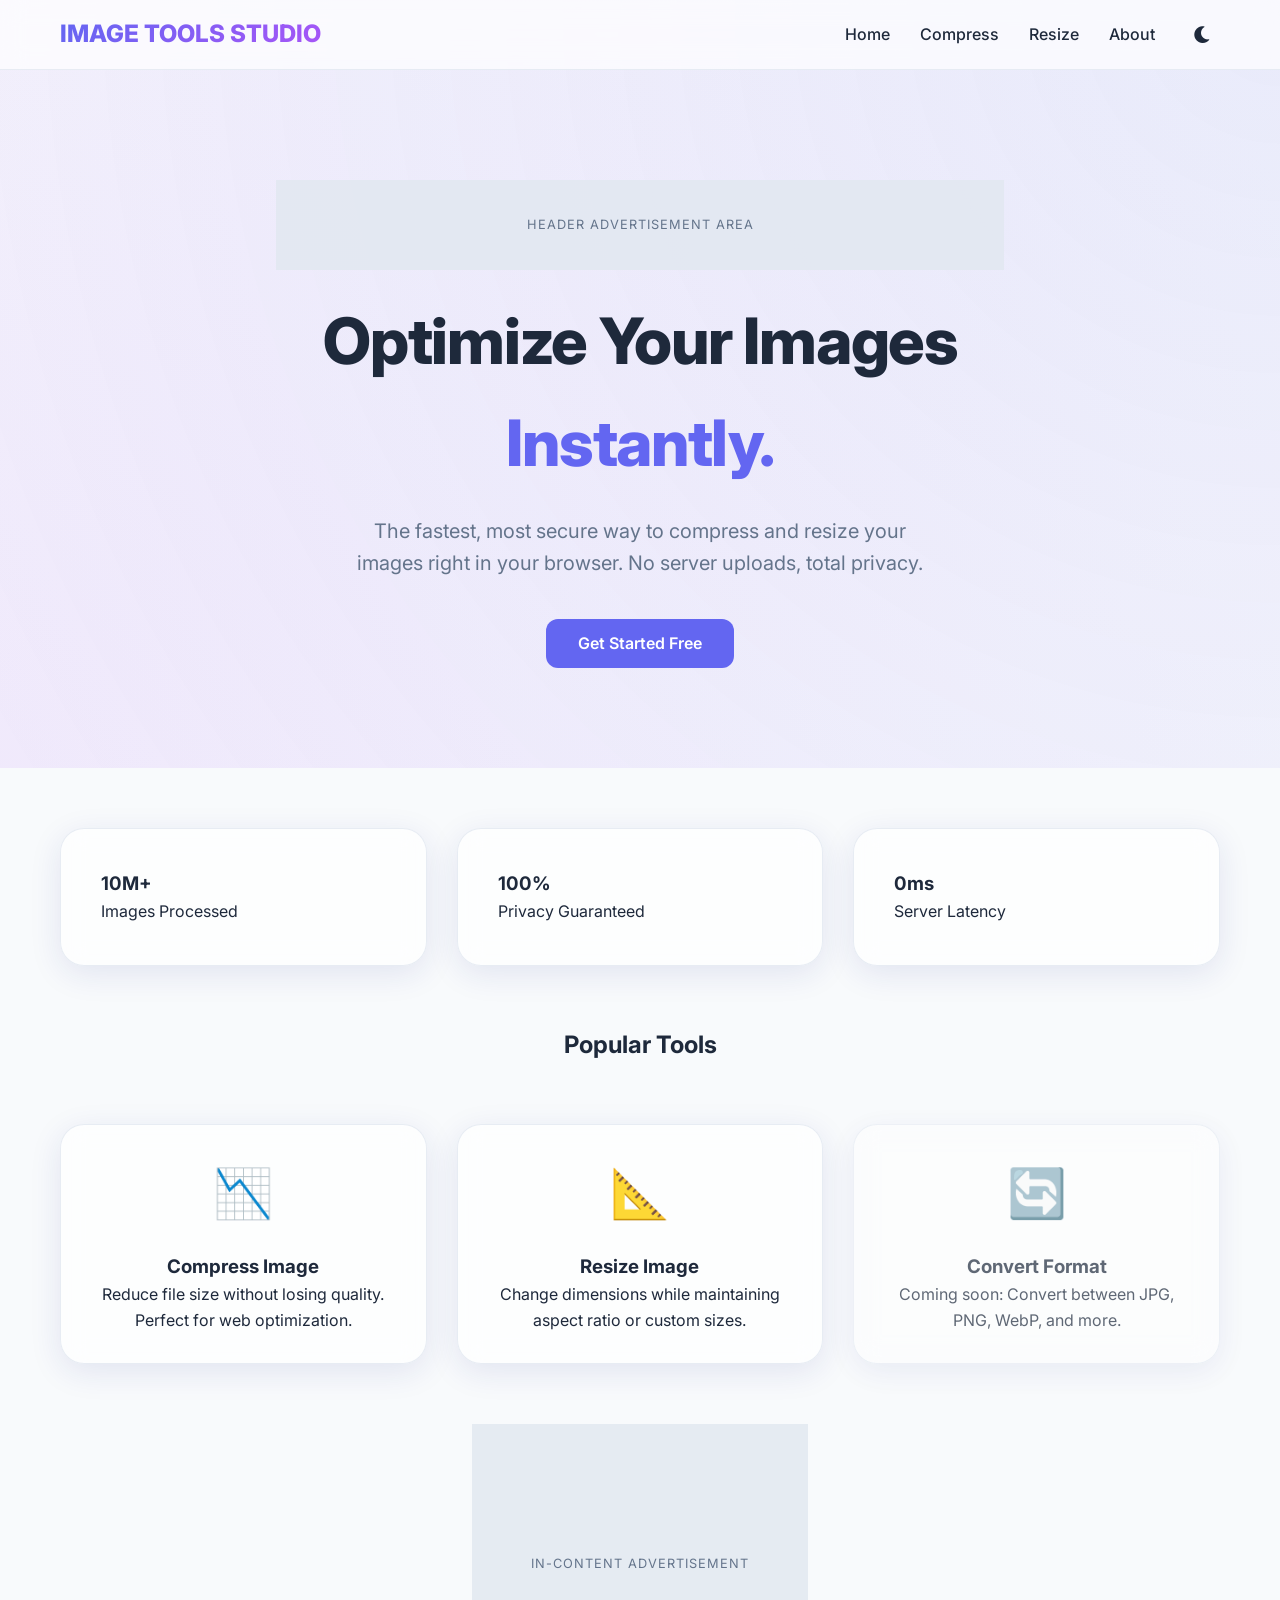
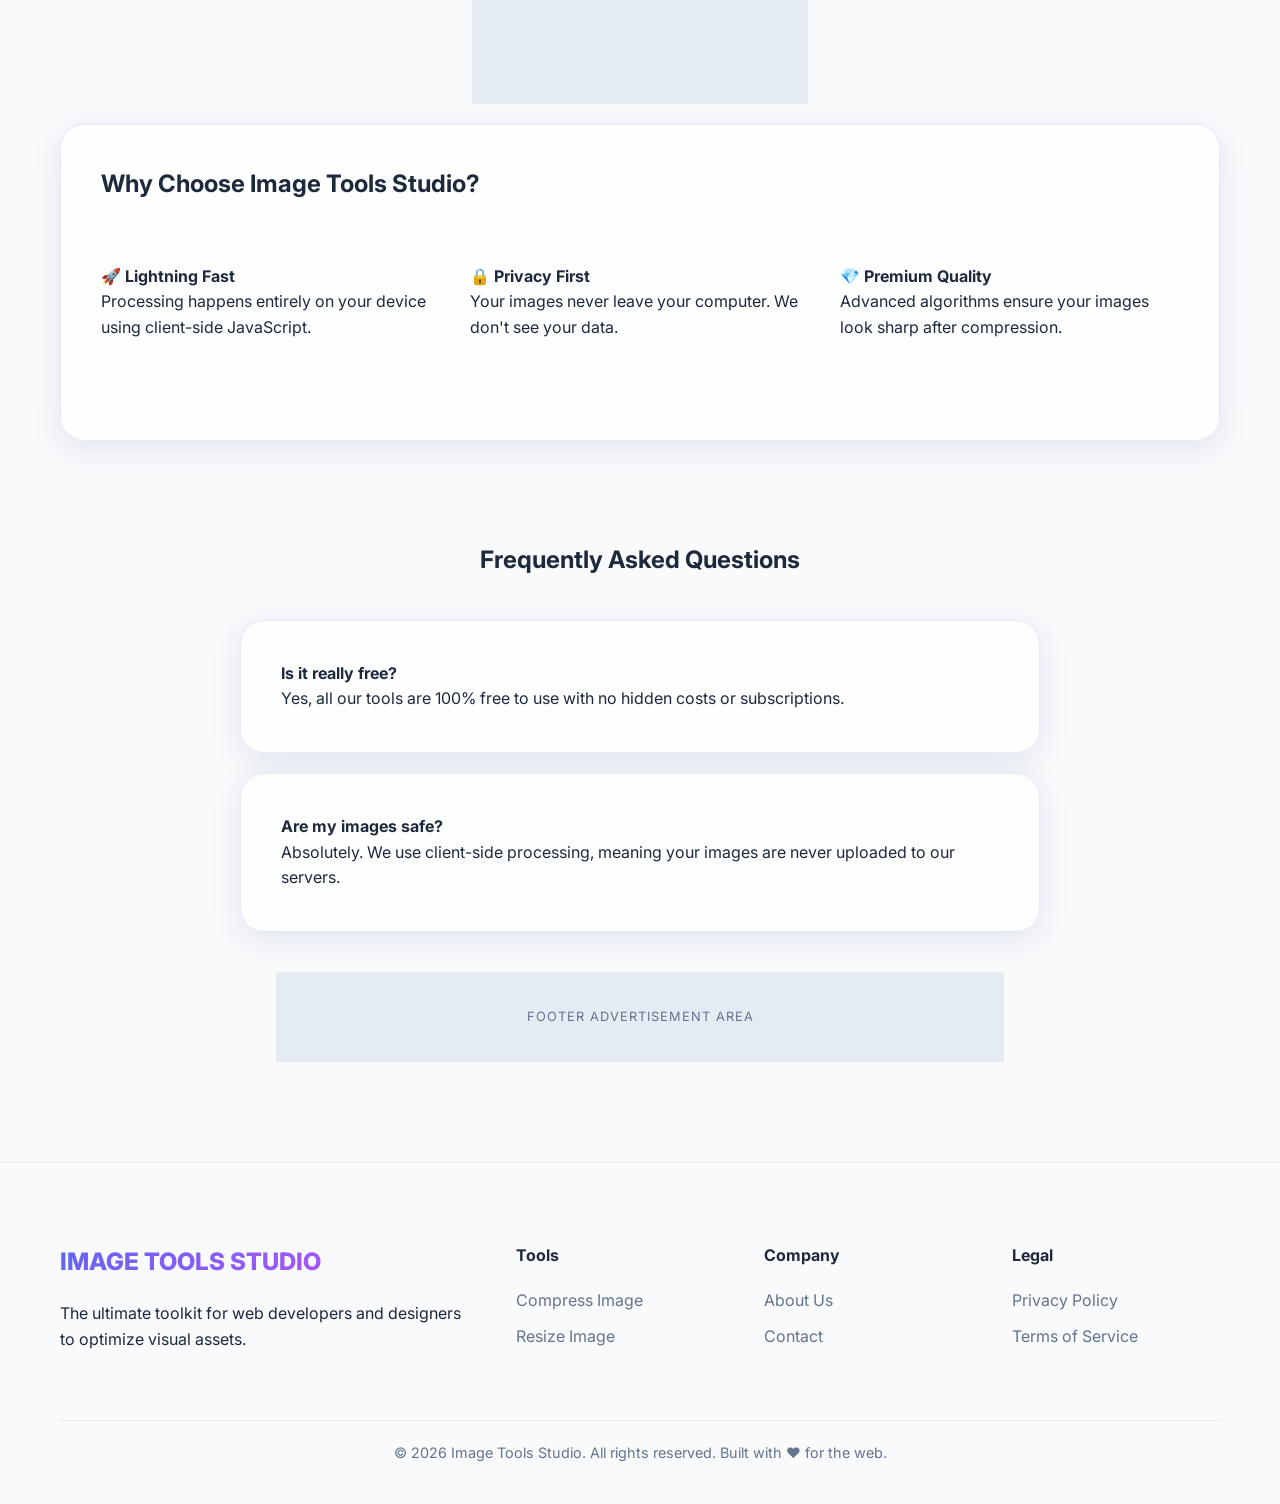
<file: index.html>
<!DOCTYPE html>
<html lang="en">
<head>
    <meta charset="UTF-8">
    <meta name="viewport" content="width=device-width, initial-scale=1.0">
    <title>Image Tools Studio - Free Online Image Tools</title>
    <meta name="description" content="Premium free online image tools. Compress, resize, and optimize your images with our high-performance SaaS platform. No upload limits, no registration.">
    <link rel="canonical" href="https://imagetoolsstudio.com/">
    
    <!-- Open Graph / Facebook -->
    <meta property="og:type" content="website">
    <meta property="og:url" content="https://imagetoolsstudio.com/">
    <meta property="og:title" content="Image Tools Studio - Free Online Image Tools">
    <meta property="og:description" content="Premium free online image tools. Compress, resize, and optimize your images with our high-performance SaaS platform.">
    <meta property="og:image" content="https://imagetoolsstudio.com/og-image.jpg">

    <!-- Twitter -->
    <meta property="twitter:card" content="summary_large_image">
    <meta property="twitter:url" content="https://imagetoolsstudio.com/">
    <meta property="twitter:title" content="Image Tools Studio - Free Online Image Tools">
    <meta property="twitter:description" content="Premium free online image tools. Compress, resize, and optimize your images with our high-performance SaaS platform.">
    <meta property="twitter:image" content="https://imagetoolsstudio.com/og-image.jpg">

    <link rel="stylesheet" href="css/main.css">
    <link rel="stylesheet" href="https://cdnjs.cloudflare.com/ajax/libs/font-awesome/6.0.0/css/all.min.css">
    <link rel="preconnect" href="https://fonts.googleapis.com">
    <link rel="preconnect" href="https://fonts.gstatic.com" crossorigin>
    <link href="https://fonts.googleapis.com/css2?family=Inter:wght@400;500;600;700;800&display=swap" rel="stylesheet">
</head>
<body data-theme="dark">
    <nav>
        <div class="container nav-content">
            <a href="index.html" class="logo">IMAGE TOOLS STUDIO</a>
            <div class="nav-links">
                <a href="index.html">Home</a>
                <a href="compress-image.html">Compress</a>
                <a href="resize-image.html">Resize</a>
                <a href="about.html">About</a>
                <button id="themeToggle" class="theme-toggle">
                    <i class="fas fa-sun"></i>
                </button>
            </div>
        </div>
    </nav>

    <header class="hero">
        <div class="container">
            <div class="ad-block header-ad">Header Advertisement Area</div>
            <h1>Optimize Your Images <br><span style="color: var(--primary)">Instantly.</span></h1>
            <p>The fastest, most secure way to compress and resize your images right in your browser. No server uploads, total privacy.</p>
            <div class="hero-btns">
                <a href="compress-image.html" class="btn btn-primary">Get Started Free</a>
            </div>
        </div>
    </header>

    <section class="stats container">
        <div class="tools-grid">
            <div class="glass-card">
                <h3>10M+</h3>
                <p>Images Processed</p>
            </div>
            <div class="glass-card">
                <h3>100%</h3>
                <p>Privacy Guaranteed</p>
            </div>
            <div class="glass-card">
                <h3>0ms</h3>
                <p>Server Latency</p>
            </div>
        </div>
    </section>

    <section class="tools container">
        <h2 style="text-align: center; margin-bottom: 40px;">Popular Tools</h2>
        <div class="tools-grid">
            <a href="compress-image.html" class="glass-card tool-card">
                <span class="tool-icon">📉</span>
                <h3>Compress Image</h3>
                <p>Reduce file size without losing quality. Perfect for web optimization.</p>
            </a>
            <a href="resize-image.html" class="glass-card tool-card">
                <span class="tool-icon">📐</span>
                <h3>Resize Image</h3>
                <p>Change dimensions while maintaining aspect ratio or custom sizes.</p>
            </a>
            <div class="glass-card tool-card" style="opacity: 0.7; cursor: not-allowed;">
                <span class="tool-icon">🔄</span>
                <h3>Convert Format</h3>
                <p>Coming soon: Convert between JPG, PNG, WebP, and more.</p>
            </div>
        </div>
    </section>

    <div class="ad-block content-ad">In-Content Advertisement</div>

    <section class="features container">
        <div class="glass-card">
            <h2 style="margin-bottom: 30px;">Why Choose Image Tools Studio?</h2>
            <div class="tools-grid" style="grid-template-columns: repeat(auto-fit, minmax(250px, 1fr));">
                <div>
                    <h4>🚀 Lightning Fast</h4>
                    <p>Processing happens entirely on your device using client-side JavaScript.</p>
                </div>
                <div>
                    <h4>🔒 Privacy First</h4>
                    <p>Your images never leave your computer. We don't see your data.</p>
                </div>
                <div>
                    <h4>💎 Premium Quality</h4>
                    <p>Advanced algorithms ensure your images look sharp after compression.</p>
                </div>
            </div>
        </div>
    </section>

    <section class="faq container" style="margin-top: 100px;">
        <h2 style="text-align: center; margin-bottom: 40px;">Frequently Asked Questions</h2>
        <div class="workspace">
            <div class="glass-card" style="margin-bottom: 20px;">
                <h4>Is it really free?</h4>
                <p>Yes, all our tools are 100% free to use with no hidden costs or subscriptions.</p>
            </div>
            <div class="glass-card">
                <h4>Are my images safe?</h4>
                <p>Absolutely. We use client-side processing, meaning your images are never uploaded to our servers.</p>
            </div>
        </div>
    </section>

    <div class="ad-block footer-ad">Footer Advertisement Area</div>

    <footer>
        <div class="container">
            <div class="footer-grid">
                <div class="footer-col">
                    <a href="index.html" class="logo">IMAGE TOOLS STUDIO</a>
                    <p style="margin-top: 20px;">The ultimate toolkit for web developers and designers to optimize visual assets.</p>
                </div>
                <div class="footer-col">
                    <h4>Tools</h4>
                    <ul>
                        <li><a href="compress-image.html">Compress Image</a></li>
                        <li><a href="resize-image.html">Resize Image</a></li>
                    </ul>
                </div>
                <div class="footer-col">
                    <h4>Company</h4>
                    <ul>
                        <li><a href="about.html">About Us</a></li>
                        <li><a href="contact.html">Contact</a></li>
                    </ul>
                </div>
                <div class="footer-col">
                    <h4>Legal</h4>
                    <ul>
                        <li><a href="privacy-policy.html">Privacy Policy</a></li>
                        <li><a href="#">Terms of Service</a></li>
                    </ul>
                </div>
            </div>
            <div class="footer-bottom">
                &copy; 2026 Image Tools Studio. All rights reserved. Built with ❤️ for the web.
            </div>
        </div>
    </footer>

    <script src="js/app.js"></script>
</body>
</html>
</file>
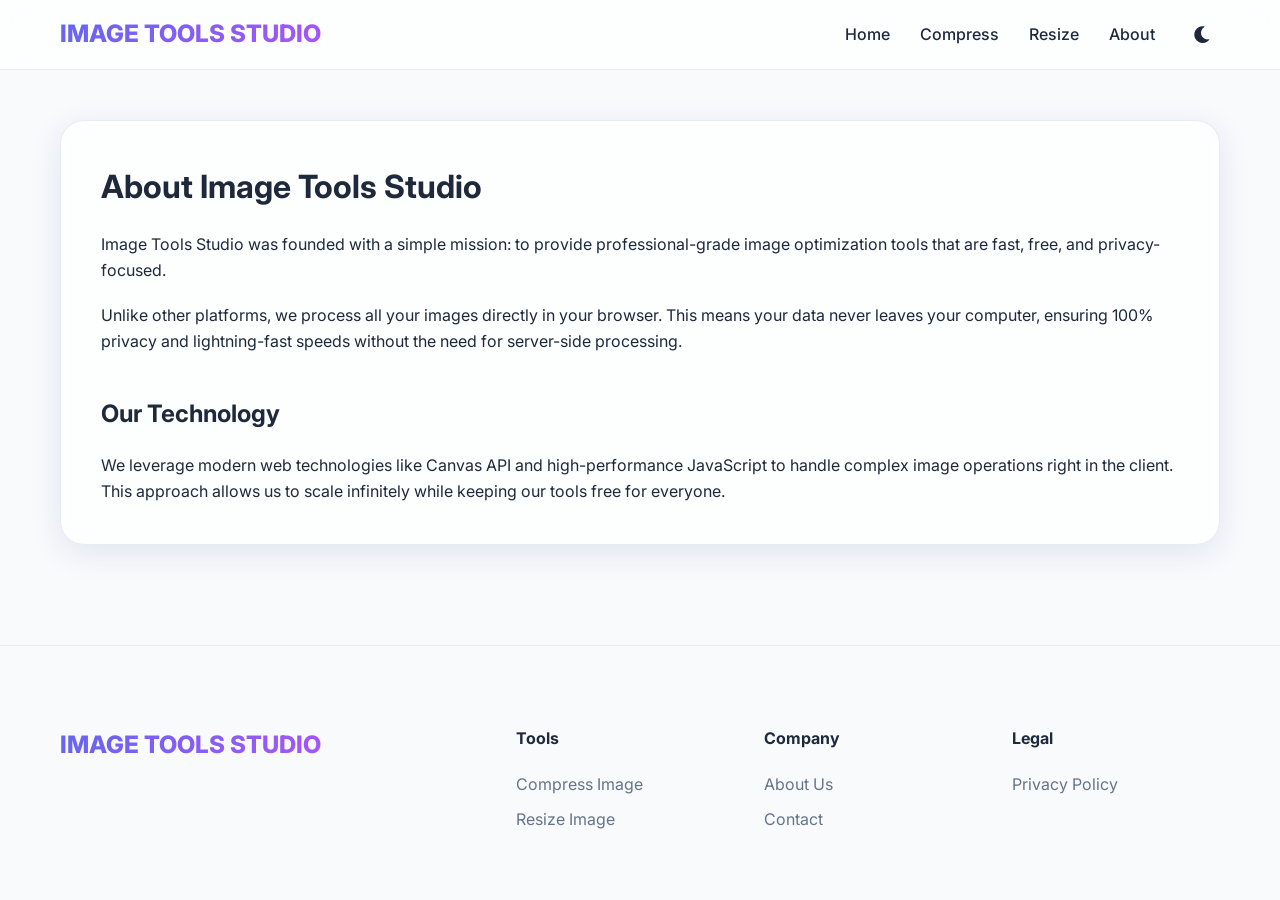
<file: about.html>
<!DOCTYPE html>
<html lang="en">
<head>
    <meta charset="UTF-8">
    <meta name="viewport" content="width=device-width, initial-scale=1.0">
    <title>About Us - Image Tools Studio</title>
    <link rel="stylesheet" href="css/main.css">
    <link rel="stylesheet" href="https://cdnjs.cloudflare.com/ajax/libs/font-awesome/6.0.0/css/all.min.css">
    <link href="https://fonts.googleapis.com/css2?family=Inter:wght@400;500;600;700;800&display=swap" rel="stylesheet">
</head>
<body data-theme="dark">
    <nav>
        <div class="container nav-content">
            <a href="index.html" class="logo">IMAGE TOOLS STUDIO</a>
            <div class="nav-links">
                <a href="index.html">Home</a>
                <a href="compress-image.html">Compress</a>
                <a href="resize-image.html">Resize</a>
                <a href="about.html">About</a>
                <button id="themeToggle" class="theme-toggle">
                    <i class="fas fa-sun"></i>
                </button>
            </div>
        </div>
    </nav>

    <main class="container" style="padding-top: 120px;">
        <div class="glass-card">
            <h1>About Image Tools Studio</h1>
            <p style="margin-top: 20px;">Image Tools Studio was founded with a simple mission: to provide professional-grade image optimization tools that are fast, free, and privacy-focused.</p>
            <p style="margin-top: 20px;">Unlike other platforms, we process all your images directly in your browser. This means your data never leaves your computer, ensuring 100% privacy and lightning-fast speeds without the need for server-side processing.</p>
            
            <h2 style="margin-top: 40px;">Our Technology</h2>
            <p style="margin-top: 20px;">We leverage modern web technologies like Canvas API and high-performance JavaScript to handle complex image operations right in the client. This approach allows us to scale infinitely while keeping our tools free for everyone.</p>
        </div>
    </main>

    <footer>
        <div class="container">
            <div class="footer-grid">
                <div class="footer-col">
                    <a href="index.html" class="logo">IMAGE TOOLS STUDIO</a>
                </div>
                <div class="footer-col">
                    <h4>Tools</h4>
                    <ul>
                        <li><a href="compress-image.html">Compress Image</a></li>
                        <li><a href="resize-image.html">Resize Image</a></li>
                    </ul>
                </div>
                <div class="footer-col">
                    <h4>Company</h4>
                    <ul>
                        <li><a href="about.html">About Us</a></li>
                        <li><a href="contact.html">Contact</a></li>
                    </ul>
                </div>
                <div class="footer-col">
                    <h4>Legal</h4>
                    <ul>
                        <li><a href="privacy-policy.html">Privacy Policy</a></li>
                    </ul>
                </div>
            </div>
        </div>
    </footer>
    <script src="js/app.js"></script>
</body>
</html>
</file>
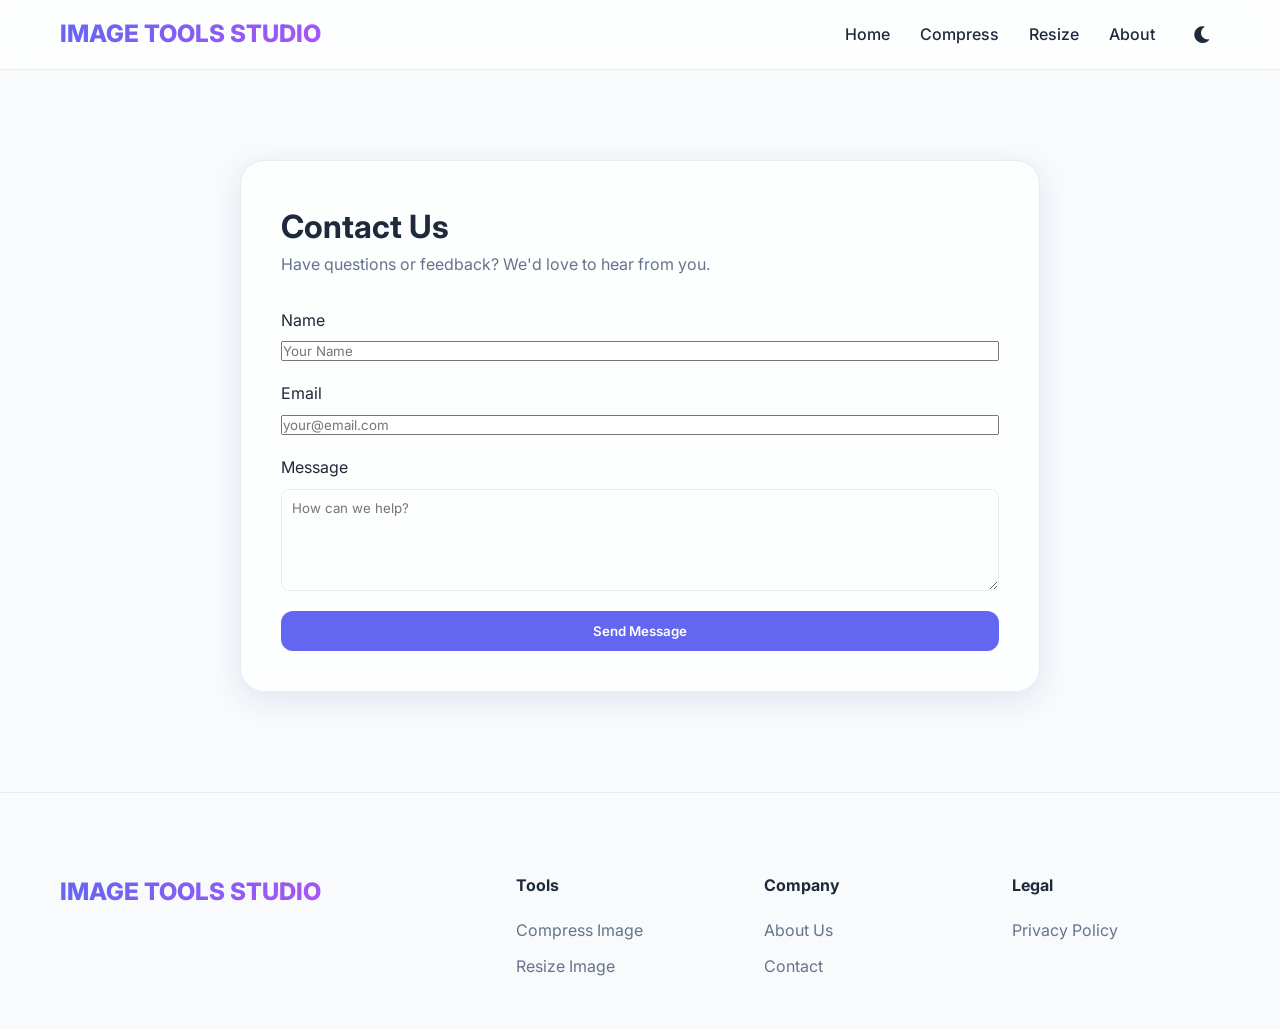
<file: contact.html>
<!DOCTYPE html>
<html lang="en">
<head>
    <meta charset="UTF-8">
    <meta name="viewport" content="width=device-width, initial-scale=1.0">
    <title>Contact Us - Image Tools Studio</title>
    <link rel="stylesheet" href="css/main.css">
    <link rel="stylesheet" href="https://cdnjs.cloudflare.com/ajax/libs/font-awesome/6.0.0/css/all.min.css">
    <link href="https://fonts.googleapis.com/css2?family=Inter:wght@400;500;600;700;800&display=swap" rel="stylesheet">
</head>
<body data-theme="dark">
    <nav>
        <div class="container nav-content">
            <a href="index.html" class="logo">IMAGE TOOLS STUDIO</a>
            <div class="nav-links">
                <a href="index.html">Home</a>
                <a href="compress-image.html">Compress</a>
                <a href="resize-image.html">Resize</a>
                <a href="about.html">About</a>
                <button id="themeToggle" class="theme-toggle">
                    <i class="fas fa-sun"></i>
                </button>
            </div>
        </div>
    </nav>

    <main class="container" style="padding-top: 120px;">
        <div class="workspace glass-card">
            <h1>Contact Us</h1>
            <p style="margin-bottom: 30px; color: #64748b;">Have questions or feedback? We'd love to hear from you.</p>
            
            <form id="contactForm" class="controls">
                <div class="control-group">
                    <label for="name">Name</label>
                    <input type="text" id="name" placeholder="Your Name" required>
                </div>
                <div class="control-group">
                    <label for="email">Email</label>
                    <input type="email" id="email" placeholder="your@email.com" required>
                </div>
                <div class="control-group">
                    <label for="message">Message</label>
                    <textarea id="message" rows="5" style="background: transparent; border: 1px solid var(--border-color); border-radius: 8px; color: var(--text-main); padding: 10px;" placeholder="How can we help?"></textarea>
                </div>
                <button type="submit" class="btn btn-primary">Send Message</button>
            </form>
        </div>
    </main>

    <footer>
        <div class="container">
            <div class="footer-grid">
                <div class="footer-col">
                    <a href="index.html" class="logo">IMAGE TOOLS STUDIO</a>
                </div>
                <div class="footer-col">
                    <h4>Tools</h4>
                    <ul>
                        <li><a href="compress-image.html">Compress Image</a></li>
                        <li><a href="resize-image.html">Resize Image</a></li>
                    </ul>
                </div>
                <div class="footer-col">
                    <h4>Company</h4>
                    <ul>
                        <li><a href="about.html">About Us</a></li>
                        <li><a href="contact.html">Contact</a></li>
                    </ul>
                </div>
                <div class="footer-col">
                    <h4>Legal</h4>
                    <ul>
                        <li><a href="privacy-policy.html">Privacy Policy</a></li>
                    </ul>
                </div>
            </div>
        </div>
    </footer>
    <script src="js/app.js"></script>
</body>
</html>
</file>
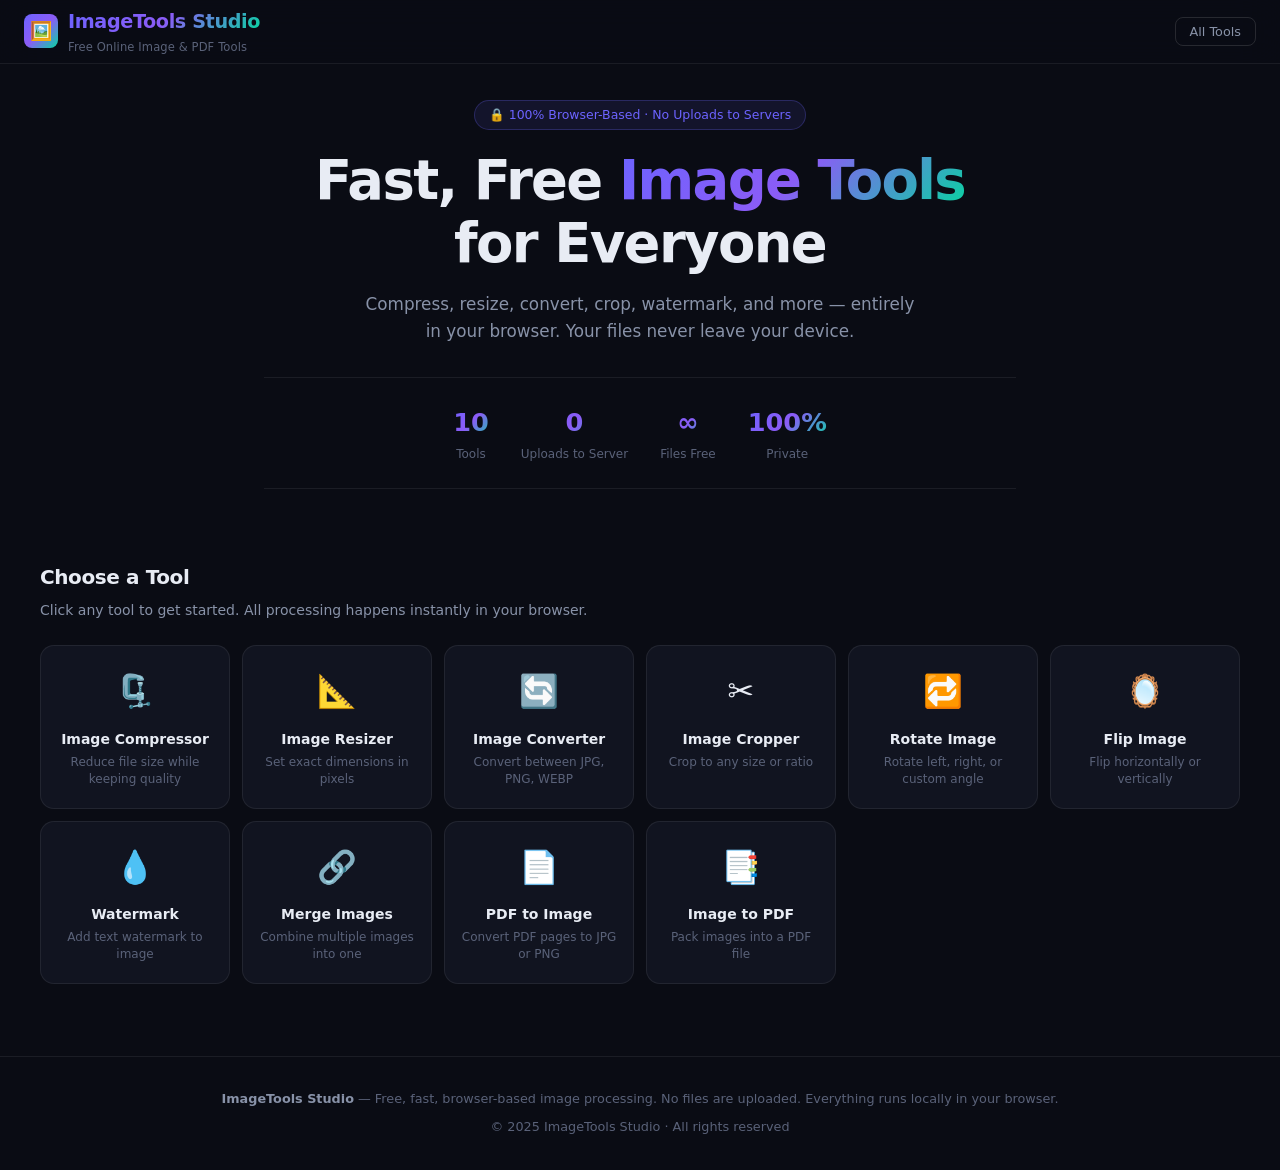
<file: Home.html>
<!DOCTYPE html>
<html lang="en">
<head>
<meta charset="UTF-8">
<meta name="viewport" content="width=device-width, initial-scale=1.0">
<meta name="robots" content="index, follow">
<title>ImageTools Studio – Free Online Image & PDF Tools | Fast, Secure, Browser-Based</title>
<meta name="description" content="Free online image tools: compress, resize, convert, crop, rotate, flip, watermark, merge images, PDF to image, and image to PDF. 100% browser-based, no uploads to servers.">
<meta name="keywords" content="image compressor, image resizer, image converter, crop image, rotate image, flip image, watermark, merge images, PDF to JPG, image to PDF, online image tools, free image tools">
<link rel="canonical" href="https://imagetoolsstudio.com/">
<meta property="og:title" content="ImageTools Studio – Free Online Image & PDF Tools">
<meta property="og:description" content="Process images instantly in your browser. Compress, resize, convert, crop, rotate, flip, watermark, merge, and convert between PDF and images.">
<meta property="og:type" content="website">
<meta property="og:url" content="https://imagetoolsstudio.com/">
<meta property="og:image" content="https://imagetoolsstudio.com/og-image.png">
<meta name="twitter:card" content="summary_large_image">
<meta name="twitter:title" content="ImageTools Studio – Free Online Image & PDF Tools">
<meta name="twitter:description" content="100% browser-based image processing. No uploads, no servers. Compress, convert, crop, and more.">
<script type="application/ld+json">
{
  "@context": "https://schema.org",
  "@type": "WebApplication",
  "name": "ImageTools Studio",
  "url": "https://imagetoolsstudio.com/",
  "description": "Free online image and PDF tools that run entirely in your browser.",
  "applicationCategory": "MultimediaApplication",
  "operatingSystem": "Any",
  "offers": { "@type": "Offer", "price": "0", "priceCurrency": "USD" }
}
</script>
<style>
:root {
  --bg: #0a0c14;
  --surface: #111420;
  --surface2: #181d2e;
  --surface3: #1e2438;
  --border: rgba(255,255,255,0.07);
  --border2: rgba(255,255,255,0.12);
  --text: #e8ecf4;
  --text2: #8892a8;
  --text3: #5a6279;
  --accent: #6c63ff;
  --accent2: #8b5cf6;
  --accent3: #06d6a0;
  --warn: #f59e0b;
  --err: #ef4444;
  --grad: linear-gradient(135deg, #6c63ff 0%, #8b5cf6 50%, #06d6a0 100%);
  --grad2: linear-gradient(135deg, #1e2438 0%, #111420 100%);
  --radius: 14px;
  --radius-sm: 8px;
  --shadow: 0 8px 32px rgba(0,0,0,0.4);
  --shadow-sm: 0 2px 12px rgba(0,0,0,0.3);
  --transition: 0.2s cubic-bezier(0.4,0,0.2,1);
}
*,*::before,*::after{box-sizing:border-box;margin:0;padding:0}
html{scroll-behavior:smooth;font-size:16px}
body{background:var(--bg);color:var(--text);font-family:'Inter',system-ui,-apple-system,sans-serif;min-height:100vh;overflow-x:hidden;line-height:1.6}
::selection{background:rgba(108,99,255,0.35);color:#fff}
:focus-visible{outline:2px solid var(--accent);outline-offset:3px;border-radius:4px}
a{color:inherit;text-decoration:none}
button{cursor:pointer;font-family:inherit;border:none;outline:none}
input,select,textarea{font-family:inherit}
img{max-width:100%;height:auto}
canvas{max-width:100%}

/* ===== SCROLLBAR ===== */
::-webkit-scrollbar{width:6px;height:6px}
::-webkit-scrollbar-track{background:var(--surface)}
::-webkit-scrollbar-thumb{background:var(--surface3);border-radius:3px}
::-webkit-scrollbar-thumb:hover{background:var(--accent)}

/* ===== NAV ===== */
.nav{position:fixed;top:0;left:0;right:0;z-index:100;background:rgba(10,12,20,0.85);backdrop-filter:blur(20px);border-bottom:1px solid var(--border);padding:0 24px;height:64px;display:flex;align-items:center;justify-content:space-between}
.nav-logo{display:flex;align-items:center;gap:10px;font-size:1.2rem;font-weight:700;letter-spacing:-0.02em}
.nav-logo-icon{width:34px;height:34px;background:var(--grad);border-radius:8px;display:flex;align-items:center;justify-content:center;font-size:18px}
.nav-logo span{background:var(--grad);-webkit-background-clip:text;-webkit-text-fill-color:transparent;background-clip:text}
.nav-tagline{font-size:0.72rem;color:var(--text3);font-weight:400;letter-spacing:0.01em;display:none}
@media(min-width:768px){.nav-tagline{display:block}}
.nav-actions{display:flex;align-items:center;gap:10px}
.btn{display:inline-flex;align-items:center;justify-content:center;gap:6px;padding:8px 18px;border-radius:var(--radius-sm);font-size:0.875rem;font-weight:500;transition:var(--transition);white-space:nowrap}
.btn-primary{background:var(--grad);color:#fff;box-shadow:0 4px 20px rgba(108,99,255,0.3)}
.btn-primary:hover{opacity:0.9;transform:translateY(-1px);box-shadow:0 6px 28px rgba(108,99,255,0.45)}
.btn-ghost{background:transparent;color:var(--text2);border:1px solid var(--border2)}
.btn-ghost:hover{background:var(--surface2);color:var(--text);border-color:var(--border2)}
.btn-sm{padding:6px 14px;font-size:0.8rem}
.btn-icon{padding:8px;border-radius:var(--radius-sm);background:var(--surface2);color:var(--text2);border:1px solid var(--border)}
.btn-icon:hover{background:var(--surface3);color:var(--text)}
.btn-danger{background:rgba(239,68,68,0.15);color:var(--err);border:1px solid rgba(239,68,68,0.3)}
.btn-danger:hover{background:rgba(239,68,68,0.25)}
.btn-success{background:rgba(6,214,160,0.15);color:var(--accent3);border:1px solid rgba(6,214,160,0.3)}
.btn-success:hover{background:rgba(6,214,160,0.25)}

/* ===== HERO ===== */
.hero{padding:100px 24px 48px;text-align:center;max-width:800px;margin:0 auto}
.hero-badge{display:inline-flex;align-items:center;gap:6px;background:rgba(108,99,255,0.1);border:1px solid rgba(108,99,255,0.25);border-radius:100px;padding:4px 14px;font-size:0.78rem;color:var(--accent);font-weight:500;margin-bottom:20px}
.hero h1{font-size:clamp(2rem,5vw,3.4rem);font-weight:800;letter-spacing:-0.03em;line-height:1.15;margin-bottom:16px}
.hero h1 .grad{background:var(--grad);-webkit-background-clip:text;-webkit-text-fill-color:transparent;background-clip:text}
.hero p{color:var(--text2);font-size:1.05rem;max-width:560px;margin:0 auto 32px}
.hero-stats{display:flex;justify-content:center;gap:32px;flex-wrap:wrap;padding:24px 0;border-top:1px solid var(--border);border-bottom:1px solid var(--border)}
.hero-stat{text-align:center}
.hero-stat-num{font-size:1.6rem;font-weight:700;background:var(--grad);-webkit-background-clip:text;-webkit-text-fill-color:transparent;background-clip:text}
.hero-stat-label{font-size:0.75rem;color:var(--text3);margin-top:2px}

/* ===== TOOLS GRID ===== */
.section{padding:24px}
.section-title{font-size:1.25rem;font-weight:700;letter-spacing:-0.02em;margin-bottom:6px}
.section-subtitle{color:var(--text2);font-size:0.875rem;margin-bottom:24px}
.tools-grid{display:grid;grid-template-columns:repeat(auto-fill,minmax(180px,1fr));gap:12px;max-width:1200px;margin:0 auto}
.tool-card{background:var(--surface);border:1px solid var(--border);border-radius:var(--radius);padding:20px 16px;cursor:pointer;transition:var(--transition);position:relative;overflow:hidden;text-align:center}
.tool-card::before{content:'';position:absolute;inset:0;background:var(--grad);opacity:0;transition:var(--transition)}
.tool-card:hover::before{opacity:0.05}
.tool-card:hover{border-color:rgba(108,99,255,0.4);transform:translateY(-2px);box-shadow:var(--shadow-sm)}
.tool-card.active{border-color:var(--accent);background:rgba(108,99,255,0.08)}
.tool-icon{font-size:2rem;margin-bottom:10px;display:block}
.tool-name{font-size:0.875rem;font-weight:600;margin-bottom:4px}
.tool-desc{font-size:0.75rem;color:var(--text3);line-height:1.4}

/* ===== WORKSPACE ===== */
.workspace{max-width:1200px;margin:0 auto;padding:0 24px 48px}
.workspace-panel{background:var(--surface);border:1px solid var(--border);border-radius:var(--radius);overflow:hidden;display:none}
.workspace-panel.active{display:block}
.panel-header{background:var(--surface2);border-bottom:1px solid var(--border);padding:16px 20px;display:flex;align-items:center;justify-content:space-between;flex-wrap:wrap;gap:10px}
.panel-title{font-size:1rem;font-weight:700;display:flex;align-items:center;gap:8px}
.panel-body{padding:20px}
.panel-grid{display:grid;grid-template-columns:1fr;gap:20px}
@media(min-width:900px){.panel-grid{grid-template-columns:1fr 1fr}}
.panel-grid-3{grid-template-columns:1fr}
@media(min-width:900px){.panel-grid-3{grid-template-columns:1fr 340px}}

/* ===== DROPZONE ===== */
.dropzone{border:2px dashed var(--border2);border-radius:var(--radius);padding:48px 24px;text-align:center;transition:var(--transition);cursor:pointer;position:relative;background:var(--surface2)}
.dropzone:hover,.dropzone.drag-over{border-color:var(--accent);background:rgba(108,99,255,0.06)}
.dropzone-icon{font-size:2.5rem;margin-bottom:12px;display:block}
.dropzone h3{font-size:1rem;font-weight:600;margin-bottom:6px}
.dropzone p{font-size:0.8rem;color:var(--text3)}
.dropzone input[type=file]{position:absolute;inset:0;opacity:0;cursor:pointer;width:100%;height:100%}

/* ===== CONTROLS ===== */
.control-group{margin-bottom:16px}
.control-label{font-size:0.8rem;font-weight:600;color:var(--text2);margin-bottom:8px;display:flex;justify-content:space-between;align-items:center}
.control-value{color:var(--accent);font-weight:700}
.slider{-webkit-appearance:none;appearance:none;width:100%;height:4px;border-radius:2px;background:var(--surface3);outline:none;cursor:pointer}
.slider::-webkit-slider-thumb{-webkit-appearance:none;appearance:none;width:18px;height:18px;border-radius:50%;background:var(--grad);cursor:pointer;box-shadow:0 2px 8px rgba(108,99,255,0.4)}
.slider::-moz-range-thumb{width:18px;height:18px;border-radius:50%;background:var(--grad);cursor:pointer;border:none}
.input-row{display:grid;grid-template-columns:1fr 1fr;gap:10px}
.input-field{background:var(--surface3);border:1px solid var(--border2);border-radius:var(--radius-sm);padding:10px 12px;color:var(--text);font-size:0.875rem;width:100%;transition:var(--transition)}
.input-field:focus{border-color:var(--accent);outline:none}
.select-field{background:var(--surface3);border:1px solid var(--border2);border-radius:var(--radius-sm);padding:10px 12px;color:var(--text);font-size:0.875rem;width:100%;cursor:pointer;appearance:none;background-image:url("data:image/svg+xml,%3Csvg xmlns='http://www.w3.org/2000/svg' width='12' height='12' viewBox='0 0 24 24' fill='none' stroke='%235a6279' stroke-width='2'%3E%3Cpath d='M6 9l6 6 6-6'/%3E%3C/svg%3E");background-repeat:no-repeat;background-position:right 12px center;padding-right:32px}
.select-field:focus{border-color:var(--accent);outline:none}
.checkbox-row{display:flex;align-items:center;gap:8px;cursor:pointer;font-size:0.875rem}
.checkbox-row input{width:16px;height:16px;accent-color:var(--accent)}
.radio-group{display:flex;gap:8px;flex-wrap:wrap}
.radio-btn{padding:7px 14px;border-radius:var(--radius-sm);border:1px solid var(--border2);background:var(--surface3);color:var(--text2);font-size:0.8rem;cursor:pointer;transition:var(--transition)}
.radio-btn.active,.radio-btn:hover{border-color:var(--accent);background:rgba(108,99,255,0.1);color:var(--text)}

/* ===== STATS ===== */
.stats-bar{display:grid;grid-template-columns:repeat(auto-fit,minmax(100px,1fr));gap:10px;background:var(--surface2);border:1px solid var(--border);border-radius:var(--radius);padding:16px}
.stat-item{text-align:center}
.stat-label{font-size:0.7rem;color:var(--text3);text-transform:uppercase;letter-spacing:0.06em;margin-bottom:4px}
.stat-value{font-size:1rem;font-weight:700}
.stat-value.green{color:var(--accent3)}
.stat-value.accent{color:var(--accent)}

/* ===== PREVIEW ===== */
.preview-box{background:var(--surface2);border:1px solid var(--border);border-radius:var(--radius);overflow:hidden;min-height:200px;display:flex;align-items:center;justify-content:center;position:relative}
.preview-box img,.preview-box canvas{max-width:100%;max-height:400px;object-fit:contain;display:block;margin:auto}
.preview-placeholder{color:var(--text3);font-size:0.875rem;text-align:center;padding:40px 20px}
.preview-placeholder span{font-size:2rem;display:block;margin-bottom:8px}

/* ===== BEFORE/AFTER SLIDER ===== */
.compare-wrap{position:relative;overflow:hidden;border-radius:var(--radius);cursor:ew-resize;max-height:400px;background:var(--surface2)}
.compare-before,.compare-after{position:absolute;inset:0;overflow:hidden}
.compare-before img,.compare-after img{width:100%;height:100%;object-fit:contain;display:block}
.compare-after{clip-path:inset(0 50% 0 0)}
.compare-divider{position:absolute;top:0;bottom:0;left:50%;width:2px;background:#fff;cursor:ew-resize;z-index:10}
.compare-divider::after{content:'⟺';position:absolute;top:50%;left:50%;transform:translate(-50%,-50%);background:#fff;color:#000;width:28px;height:28px;border-radius:50%;display:flex;align-items:center;justify-content:center;font-size:12px;box-shadow:0 2px 8px rgba(0,0,0,0.4)}
.compare-label{position:absolute;top:10px;padding:3px 10px;background:rgba(0,0,0,0.6);border-radius:100px;font-size:0.7rem;font-weight:600;color:#fff}
.compare-label.before{left:10px}
.compare-label.after{right:10px}

/* ===== PROGRESS ===== */
.progress-wrap{margin:12px 0}
.progress-bar{height:4px;background:var(--surface3);border-radius:2px;overflow:hidden}
.progress-fill{height:100%;background:var(--grad);border-radius:2px;transition:width 0.3s ease;width:0%}
.progress-text{font-size:0.75rem;color:var(--text3);margin-top:4px}

/* ===== PROCESSING ANIMATION ===== */
.processing{display:none;align-items:center;gap:10px;color:var(--text2);font-size:0.875rem}
.processing.active{display:flex}
.spin{width:18px;height:18px;border:2px solid var(--border2);border-top-color:var(--accent);border-radius:50%;animation:spin 0.7s linear infinite}
@keyframes spin{to{transform:rotate(360deg)}}
.pulse{animation:pulse 1.5s ease-in-out infinite}
@keyframes pulse{0%,100%{opacity:1}50%{opacity:0.5}}

/* ===== FILE LIST ===== */
.file-list{display:flex;flex-direction:column;gap:8px;margin-top:12px}
.file-item{background:var(--surface3);border:1px solid var(--border);border-radius:var(--radius-sm);padding:10px 12px;display:flex;align-items:center;gap:10px;font-size:0.825rem}
.file-item-thumb{width:36px;height:36px;border-radius:6px;object-fit:cover;background:var(--surface2);flex-shrink:0}
.file-item-info{flex:1;min-width:0}
.file-item-name{font-weight:500;white-space:nowrap;overflow:hidden;text-overflow:ellipsis}
.file-item-size{color:var(--text3);font-size:0.75rem}
.file-item-remove{background:none;color:var(--text3);font-size:1rem;padding:4px;border-radius:4px;flex-shrink:0}
.file-item-remove:hover{color:var(--err)}

/* ===== TOAST ===== */
.toast-wrap{position:fixed;bottom:24px;right:24px;z-index:1000;display:flex;flex-direction:column;gap:8px;pointer-events:none}
.toast{background:var(--surface2);border:1px solid var(--border2);border-radius:var(--radius-sm);padding:12px 16px;font-size:0.85rem;box-shadow:var(--shadow);display:flex;align-items:center;gap:8px;pointer-events:all;animation:slideIn 0.3s ease;max-width:320px}
.toast.success{border-color:rgba(6,214,160,0.4);color:var(--accent3)}
.toast.error{border-color:rgba(239,68,68,0.4);color:var(--err)}
.toast.info{border-color:rgba(108,99,255,0.4);color:var(--accent)}
@keyframes slideIn{from{transform:translateX(100%);opacity:0}to{transform:translateX(0);opacity:1}}
@keyframes slideOut{to{transform:translateX(120%);opacity:0}}

/* ===== CROP ===== */
.crop-wrap{position:relative;display:inline-block;cursor:crosshair;background:var(--surface3)}
.crop-wrap img{display:block;max-width:100%;max-height:380px}
.crop-selection{position:absolute;border:2px solid #fff;background:rgba(108,99,255,0.15);pointer-events:none;box-shadow:0 0 0 9999px rgba(0,0,0,0.5)}
.crop-handle{position:absolute;width:10px;height:10px;background:#fff;border:2px solid var(--accent);border-radius:50%}

/* ===== MERGE ===== */
.merge-canvas-wrap{text-align:center}
.merge-direction-btns{display:flex;gap:8px;margin-bottom:12px}

/* ===== RESULT AREA ===== */
.result-area{display:none;margin-top:16px}
.result-area.show{display:block}
.result-img-wrap{text-align:center;background:var(--surface2);border:1px solid var(--border);border-radius:var(--radius);padding:16px;margin-bottom:12px}
.result-img-wrap img,.result-img-wrap canvas{max-height:350px;max-width:100%;object-fit:contain;border-radius:var(--radius-sm)}

/* ===== TABS ===== */
.tabs{display:flex;border-bottom:1px solid var(--border);margin-bottom:16px;overflow-x:auto}
.tab{padding:10px 16px;font-size:0.85rem;font-weight:500;color:var(--text3);cursor:pointer;white-space:nowrap;border-bottom:2px solid transparent;margin-bottom:-1px;transition:var(--transition)}
.tab:hover{color:var(--text2)}
.tab.active{color:var(--accent);border-bottom-color:var(--accent)}

/* ===== FOOTER ===== */
.footer{padding:32px 24px;border-top:1px solid var(--border);text-align:center;color:var(--text3);font-size:0.8rem}
.footer strong{color:var(--text2)}

/* ===== RESPONSIVE ===== */
@media(max-width:640px){
  .hero{padding:80px 16px 32px}
  .section{padding:16px}
  .workspace{padding:0 16px 32px}
  .panel-body{padding:14px}
  .tools-grid{grid-template-columns:repeat(auto-fill,minmax(140px,1fr))}
  .hero-stats{gap:20px}
}
@media(prefers-reduced-motion:reduce){*{animation-duration:0.01ms !important;transition-duration:0.01ms !important}}
</style>
</head>
<body>

<!-- NAV -->
<nav class="nav" role="navigation" aria-label="Main navigation">
  <div class="nav-logo">
    <div class="nav-logo-icon" aria-hidden="true">🖼️</div>
    <div>
      <span>ImageTools Studio</span>
      <div class="nav-tagline">Free Online Image &amp; PDF Tools</div>
    </div>
  </div>
  <div class="nav-actions">
    <button class="btn btn-ghost btn-sm" onclick="scrollToTools()">All Tools</button>
  </div>
</nav>

<!-- HERO -->
<header class="hero" role="banner">
  <div class="hero-badge">🔒 100% Browser-Based · No Uploads to Servers</div>
  <h1>Fast, Free <span class="grad">Image Tools</span><br>for Everyone</h1>
  <p>Compress, resize, convert, crop, watermark, and more — entirely in your browser. Your files never leave your device.</p>
  <div class="hero-stats">
    <div class="hero-stat"><div class="hero-stat-num">10</div><div class="hero-stat-label">Tools</div></div>
    <div class="hero-stat"><div class="hero-stat-num">0</div><div class="hero-stat-label">Uploads to Server</div></div>
    <div class="hero-stat"><div class="hero-stat-num">∞</div><div class="hero-stat-label">Files Free</div></div>
    <div class="hero-stat"><div class="hero-stat-num">100%</div><div class="hero-stat-label">Private</div></div>
  </div>
</header>

<!-- TOOLS GRID -->
<section class="section" id="tools" aria-labelledby="tools-heading">
  <div style="max-width:1200px;margin:0 auto">
    <h2 class="section-title" id="tools-heading">Choose a Tool</h2>
    <p class="section-subtitle">Click any tool to get started. All processing happens instantly in your browser.</p>
    <div class="tools-grid" role="list">
      <div class="tool-card" role="listitem" onclick="openTool('compress')" tabindex="0" data-tool="compress" aria-label="Image Compressor">
        <span class="tool-icon">🗜️</span>
        <div class="tool-name">Image Compressor</div>
        <div class="tool-desc">Reduce file size while keeping quality</div>
      </div>
      <div class="tool-card" role="listitem" onclick="openTool('resize')" tabindex="0" data-tool="resize" aria-label="Image Resizer">
        <span class="tool-icon">📐</span>
        <div class="tool-name">Image Resizer</div>
        <div class="tool-desc">Set exact dimensions in pixels</div>
      </div>
      <div class="tool-card" role="listitem" onclick="openTool('convert')" tabindex="0" data-tool="convert" aria-label="Image Converter">
        <span class="tool-icon">🔄</span>
        <div class="tool-name">Image Converter</div>
        <div class="tool-desc">Convert between JPG, PNG, WEBP</div>
      </div>
      <div class="tool-card" role="listitem" onclick="openTool('crop')" tabindex="0" data-tool="crop" aria-label="Image Cropper">
        <span class="tool-icon">✂️</span>
        <div class="tool-name">Image Cropper</div>
        <div class="tool-desc">Crop to any size or ratio</div>
      </div>
      <div class="tool-card" role="listitem" onclick="openTool('rotate')" tabindex="0" data-tool="rotate" aria-label="Rotate Image">
        <span class="tool-icon">🔁</span>
        <div class="tool-name">Rotate Image</div>
        <div class="tool-desc">Rotate left, right, or custom angle</div>
      </div>
      <div class="tool-card" role="listitem" onclick="openTool('flip')" tabindex="0" data-tool="flip" aria-label="Flip Image">
        <span class="tool-icon">🪞</span>
        <div class="tool-name">Flip Image</div>
        <div class="tool-desc">Flip horizontally or vertically</div>
      </div>
      <div class="tool-card" role="listitem" onclick="openTool('watermark')" tabindex="0" data-tool="watermark" aria-label="Watermark Image">
        <span class="tool-icon">💧</span>
        <div class="tool-name">Watermark</div>
        <div class="tool-desc">Add text watermark to image</div>
      </div>
      <div class="tool-card" role="listitem" onclick="openTool('merge')" tabindex="0" data-tool="merge" aria-label="Merge Images">
        <span class="tool-icon">🔗</span>
        <div class="tool-name">Merge Images</div>
        <div class="tool-desc">Combine multiple images into one</div>
      </div>
      <div class="tool-card" role="listitem" onclick="openTool('pdftoimag')" tabindex="0" data-tool="pdftoimag" aria-label="PDF to Image">
        <span class="tool-icon">📄</span>
        <div class="tool-name">PDF to Image</div>
        <div class="tool-desc">Convert PDF pages to JPG or PNG</div>
      </div>
      <div class="tool-card" role="listitem" onclick="openTool('imagetopdf')" tabindex="0" data-tool="imagetopdf" aria-label="Image to PDF">
        <span class="tool-icon">📑</span>
        <div class="tool-name">Image to PDF</div>
        <div class="tool-desc">Pack images into a PDF file</div>
      </div>
    </div>
  </div>
</section>

<!-- WORKSPACE -->
<main class="workspace" id="workspace" aria-label="Tool workspace">

  <!-- COMPRESS -->
  <div class="workspace-panel" id="panel-compress">
    <div class="panel-header">
      <div class="panel-title">🗜️ Image Compressor</div>
      <button class="btn btn-ghost btn-sm" onclick="closeTool()">✕ Close</button>
    </div>
    <div class="panel-body">
      <div class="panel-grid-3">
        <div>
          <div class="dropzone" id="dz-compress" onclick="document.getElementById('fi-compress').click()" onkeydown="if(event.key==='Enter')document.getElementById('fi-compress').click()" tabindex="0" role="button" aria-label="Drop image here or click to upload">
            <input type="file" id="fi-compress" accept="image/*" onchange="loadCompressFile(this)">
            <span class="dropzone-icon">🗜️</span>
            <h3>Drop your image here</h3>
            <p>or click to browse &bull; JPG, PNG, WEBP, GIF</p>
          </div>
          <div class="file-list" id="fl-compress"></div>
          <div class="control-group" style="margin-top:16px">
            <div class="control-label">Quality <span class="control-value" id="quality-val">80%</span></div>
            <input type="range" class="slider" id="quality-slider" min="1" max="100" value="80" oninput="updateQualityLabel(this.value)">
          </div>
          <button class="btn btn-primary" style="width:100%;margin-top:4px" onclick="runCompress()">🗜️ Compress Image</button>
        </div>
        <div>
          <div class="stats-bar" id="compress-stats" style="display:none">
            <div class="stat-item"><div class="stat-label">Original</div><div class="stat-value" id="cs-orig">—</div></div>
            <div class="stat-item"><div class="stat-label">New Size</div><div class="stat-value accent" id="cs-new">—</div></div>
            <div class="stat-item"><div class="stat-label">Saved</div><div class="stat-value green" id="cs-saved">—</div></div>
            <div class="stat-item"><div class="stat-label">Reduction</div><div class="stat-value green" id="cs-pct">—</div></div>
          </div>
          <div class="processing" id="proc-compress" style="margin:12px 0"><div class="spin"></div>Compressing…</div>
          <div class="progress-wrap" id="prog-compress" style="display:none"><div class="progress-bar"><div class="progress-fill" id="pf-compress"></div></div></div>
          <div class="result-area" id="res-compress">
            <div id="compare-compress" style="display:none">
              <div class="compare-wrap" id="cw-compress">
                <img id="compare-before-compress" alt="Original">
                <div class="compare-after" id="ca-compress"><img id="compare-after-img-compress" alt="Compressed"></div>
                <div class="compare-divider" id="cd-compress"></div>
                <span class="compare-label before">Before</span><span class="compare-label after">After</span>
              </div>
            </div>
            <div class="result-img-wrap" id="rw-compress" style="display:none"><canvas id="cv-compress"></canvas></div>
            <button class="btn btn-success" style="width:100%;margin-top:12px" id="dl-compress" onclick="downloadCanvas('cv-compress','compressed.jpg')">⬇️ Download Compressed Image</button>
          </div>
        </div>
      </div>
    </div>
  </div>

  <!-- RESIZE -->
  <div class="workspace-panel" id="panel-resize">
    <div class="panel-header">
      <div class="panel-title">📐 Image Resizer</div>
      <button class="btn btn-ghost btn-sm" onclick="closeTool()">✕ Close</button>
    </div>
    <div class="panel-body">
      <div class="panel-grid">
        <div>
          <div class="dropzone" onclick="document.getElementById('fi-resize').click()" tabindex="0" role="button">
            <input type="file" id="fi-resize" accept="image/*" onchange="loadSinglePreview(this,'prev-resize','info-resize')">
            <span class="dropzone-icon">📐</span><h3>Drop image here</h3><p>or click to browse</p>
          </div>
          <p id="info-resize" style="font-size:.78rem;color:var(--text3);margin-top:8px"></p>
          <div class="input-row" style="margin-top:14px">
            <div>
              <div class="control-label">Width (px)</div>
              <input type="number" class="input-field" id="rz-w" placeholder="Width" oninput="lockAspect('w')">
            </div>
            <div>
              <div class="control-label">Height (px)</div>
              <input type="number" class="input-field" id="rz-h" placeholder="Height" oninput="lockAspect('h')">
            </div>
          </div>
          <label class="checkbox-row" style="margin-top:10px">
            <input type="checkbox" id="rz-lock" checked> Lock aspect ratio
          </label>
          <button class="btn btn-primary" style="width:100%;margin-top:14px" onclick="runResize()">📐 Resize Image</button>
        </div>
        <div>
          <div class="preview-box" id="prev-resize"><div class="preview-placeholder"><span>📐</span>Preview appears here</div></div>
          <div class="result-area" id="res-resize">
            <canvas id="cv-resize" style="display:none"></canvas>
            <button class="btn btn-success" style="width:100%;margin-top:12px" onclick="downloadCanvas('cv-resize','resized.png')">⬇️ Download Resized</button>
          </div>
        </div>
      </div>
    </div>
  </div>

  <!-- CONVERT -->
  <div class="workspace-panel" id="panel-convert">
    <div class="panel-header">
      <div class="panel-title">🔄 Image Converter</div>
      <button class="btn btn-ghost btn-sm" onclick="closeTool()">✕ Close</button>
    </div>
    <div class="panel-body">
      <div class="panel-grid">
        <div>
          <div class="dropzone" onclick="document.getElementById('fi-convert').click()" tabindex="0" role="button">
            <input type="file" id="fi-convert" accept="image/*" multiple onchange="loadConvertFiles(this)">
            <span class="dropzone-icon">🔄</span><h3>Drop images here</h3><p>Multiple files supported</p>
          </div>
          <div class="file-list" id="fl-convert"></div>
          <div class="control-group" style="margin-top:16px">
            <div class="control-label">Convert to</div>
            <div class="radio-group" id="fmt-group">
              <div class="radio-btn active" onclick="setFormat('jpg',this)">JPG</div>
              <div class="radio-btn" onclick="setFormat('png',this)">PNG</div>
              <div class="radio-btn" onclick="setFormat('webp',this)">WEBP</div>
            </div>
          </div>
          <div class="control-group" id="conv-quality-wrap">
            <div class="control-label">Quality <span class="control-value" id="conv-q-val">90%</span></div>
            <input type="range" class="slider" id="conv-q-slider" min="1" max="100" value="90" oninput="document.getElementById('conv-q-val').textContent=this.value+'%'">
          </div>
          <button class="btn btn-primary" style="width:100%;margin-top:4px" onclick="runConvert()">🔄 Convert All</button>
        </div>
        <div>
          <div class="result-area" id="res-convert">
            <div id="conv-results"></div>
          </div>
        </div>
      </div>
    </div>
  </div>

  <!-- CROP -->
  <div class="workspace-panel" id="panel-crop">
    <div class="panel-header">
      <div class="panel-title">✂️ Image Cropper</div>
      <button class="btn btn-ghost btn-sm" onclick="closeTool()">✕ Close</button>
    </div>
    <div class="panel-body">
      <div class="panel-grid">
        <div>
          <div class="dropzone" onclick="document.getElementById('fi-crop').click()" tabindex="0" role="button">
            <input type="file" id="fi-crop" accept="image/*" onchange="loadCropFile(this)">
            <span class="dropzone-icon">✂️</span><h3>Drop image here</h3><p>Draw a crop area on the preview</p>
          </div>
          <div style="margin-top:14px">
            <div class="control-label">Crop area (px)</div>
            <div class="input-row">
              <input type="number" class="input-field" id="crop-x" placeholder="X" oninput="updateCropManual()">
              <input type="number" class="input-field" id="crop-y" placeholder="Y" oninput="updateCropManual()">
            </div>
            <div class="input-row" style="margin-top:8px">
              <input type="number" class="input-field" id="crop-w" placeholder="Width" oninput="updateCropManual()">
              <input type="number" class="input-field" id="crop-h" placeholder="Height" oninput="updateCropManual()">
            </div>
          </div>
          <button class="btn btn-primary" style="width:100%;margin-top:14px" onclick="runCrop()">✂️ Crop Image</button>
        </div>
        <div>
          <div id="crop-area-wrap" style="overflow:auto;background:var(--surface2);border:1px solid var(--border);border-radius:var(--radius);min-height:200px;display:flex;align-items:center;justify-content:center;padding:12px">
            <div class="preview-placeholder" id="crop-placeholder"><span>✂️</span>Upload an image to crop</div>
            <div class="crop-wrap" id="crop-container" style="display:none">
              <img id="crop-img" alt="Image to crop">
              <div class="crop-selection" id="crop-sel" style="display:none"></div>
            </div>
          </div>
          <div class="result-area" id="res-crop">
            <canvas id="cv-crop" style="display:none"></canvas>
            <div class="result-img-wrap"><img id="crop-preview-out" alt="Cropped" style="max-height:200px"></div>
            <button class="btn btn-success" style="width:100%;margin-top:10px" onclick="downloadCanvas('cv-crop','cropped.png')">⬇️ Download Cropped</button>
          </div>
        </div>
      </div>
    </div>
  </div>

  <!-- ROTATE -->
  <div class="workspace-panel" id="panel-rotate">
    <div class="panel-header">
      <div class="panel-title">🔁 Rotate Image</div>
      <button class="btn btn-ghost btn-sm" onclick="closeTool()">✕ Close</button>
    </div>
    <div class="panel-body">
      <div class="panel-grid">
        <div>
          <div class="dropzone" onclick="document.getElementById('fi-rotate').click()" tabindex="0" role="button">
            <input type="file" id="fi-rotate" accept="image/*" onchange="loadRotateFile(this)">
            <span class="dropzone-icon">🔁</span><h3>Drop image here</h3><p>or click to browse</p>
          </div>
          <div style="margin-top:16px;display:flex;gap:8px;flex-wrap:wrap">
            <button class="btn btn-ghost" onclick="applyRotate(-90)">↺ 90° Left</button>
            <button class="btn btn-ghost" onclick="applyRotate(90)">↻ 90° Right</button>
            <button class="btn btn-ghost" onclick="applyRotate(180)">↕ 180°</button>
          </div>
          <div class="control-group" style="margin-top:14px">
            <div class="control-label">Custom angle <span class="control-value" id="rot-angle-val">0°</span></div>
            <input type="range" class="slider" id="rot-angle" min="-180" max="180" value="0" oninput="document.getElementById('rot-angle-val').textContent=this.value+'°'">
          </div>
          <button class="btn btn-primary" style="width:100%;margin-top:4px" onclick="applyCustomRotate()">🔁 Apply Rotation</button>
        </div>
        <div>
          <div class="preview-box" id="prev-rotate"><div class="preview-placeholder"><span>🔁</span>Preview here</div></div>
          <div class="result-area" id="res-rotate">
            <canvas id="cv-rotate" style="display:none"></canvas>
            <button class="btn btn-success" style="width:100%;margin-top:10px" onclick="downloadCanvas('cv-rotate','rotated.png')">⬇️ Download Rotated</button>
          </div>
        </div>
      </div>
    </div>
  </div>

  <!-- FLIP -->
  <div class="workspace-panel" id="panel-flip">
    <div class="panel-header">
      <div class="panel-title">🪞 Flip Image</div>
      <button class="btn btn-ghost btn-sm" onclick="closeTool()">✕ Close</button>
    </div>
    <div class="panel-body">
      <div class="panel-grid">
        <div>
          <div class="dropzone" onclick="document.getElementById('fi-flip').click()" tabindex="0" role="button">
            <input type="file" id="fi-flip" accept="image/*" onchange="loadFlipFile(this)">
            <span class="dropzone-icon">🪞</span><h3>Drop image here</h3><p>or click to browse</p>
          </div>
          <div style="margin-top:16px;display:flex;gap:8px">
            <button class="btn btn-primary" style="flex:1" onclick="runFlip('h')">↔ Flip Horizontal</button>
            <button class="btn btn-primary" style="flex:1" onclick="runFlip('v')">↕ Flip Vertical</button>
          </div>
        </div>
        <div>
          <div class="preview-box" id="prev-flip"><div class="preview-placeholder"><span>🪞</span>Preview here</div></div>
          <div class="result-area" id="res-flip">
            <canvas id="cv-flip" style="display:none"></canvas>
            <button class="btn btn-success" style="width:100%;margin-top:10px" onclick="downloadCanvas('cv-flip','flipped.png')">⬇️ Download Flipped</button>
          </div>
        </div>
      </div>
    </div>
  </div>

  <!-- WATERMARK -->
  <div class="workspace-panel" id="panel-watermark">
    <div class="panel-header">
      <div class="panel-title">💧 Watermark Image</div>
      <button class="btn btn-ghost btn-sm" onclick="closeTool()">✕ Close</button>
    </div>
    <div class="panel-body">
      <div class="panel-grid">
        <div>
          <div class="dropzone" onclick="document.getElementById('fi-wm').click()" tabindex="0" role="button">
            <input type="file" id="fi-wm" accept="image/*" onchange="loadWmFile(this)">
            <span class="dropzone-icon">💧</span><h3>Drop image here</h3><p>or click to browse</p>
          </div>
          <div class="control-group" style="margin-top:14px">
            <div class="control-label">Watermark text</div>
            <input type="text" class="input-field" id="wm-text" placeholder="© Your Name 2025" value="© ImageTools Studio">
          </div>
          <div class="input-row">
            <div>
              <div class="control-label">Font size</div>
              <input type="number" class="input-field" id="wm-size" value="36" min="8" max="200">
            </div>
            <div>
              <div class="control-label">Color</div>
              <input type="color" class="input-field" id="wm-color" value="#ffffff" style="height:42px;padding:4px">
            </div>
          </div>
          <div class="control-group" style="margin-top:10px">
            <div class="control-label">Opacity <span class="control-value" id="wm-op-val">60%</span></div>
            <input type="range" class="slider" id="wm-opacity" min="5" max="100" value="60" oninput="document.getElementById('wm-op-val').textContent=this.value+'%'">
          </div>
          <div class="control-group">
            <div class="control-label">Position</div>
            <select class="select-field" id="wm-pos">
              <option value="br">Bottom Right</option>
              <option value="bl">Bottom Left</option>
              <option value="tr">Top Right</option>
              <option value="tl">Top Left</option>
              <option value="c">Center</option>
              <option value="tile">Tile (repeat)</option>
            </select>
          </div>
          <button class="btn btn-primary" style="width:100%;margin-top:4px" onclick="runWatermark()">💧 Add Watermark</button>
        </div>
        <div>
          <div class="preview-box" id="prev-wm"><div class="preview-placeholder"><span>💧</span>Preview here</div></div>
          <div class="result-area" id="res-wm">
            <canvas id="cv-wm" style="display:none"></canvas>
            <div class="result-img-wrap"><canvas id="cv-wm-prev" style="max-height:300px;max-width:100%"></canvas></div>
            <button class="btn btn-success" style="width:100%;margin-top:10px" onclick="downloadCanvas('cv-wm','watermarked.png')">⬇️ Download Watermarked</button>
          </div>
        </div>
      </div>
    </div>
  </div>

  <!-- MERGE -->
  <div class="workspace-panel" id="panel-merge">
    <div class="panel-header">
      <div class="panel-title">🔗 Merge Images</div>
      <button class="btn btn-ghost btn-sm" onclick="closeTool()">✕ Close</button>
    </div>
    <div class="panel-body">
      <div class="panel-grid">
        <div>
          <div class="dropzone" onclick="document.getElementById('fi-merge').click()" tabindex="0" role="button">
            <input type="file" id="fi-merge" accept="image/*" multiple onchange="loadMergeFiles(this)">
            <span class="dropzone-icon">🔗</span><h3>Drop images here</h3><p>Multiple images, will be merged in order</p>
          </div>
          <div class="file-list" id="fl-merge"></div>
          <div class="control-group" style="margin-top:14px">
            <div class="control-label">Direction</div>
            <div class="radio-group" id="merge-dir-group">
              <div class="radio-btn active" onclick="setMergeDir('horizontal',this)">→ Horizontal</div>
              <div class="radio-btn" onclick="setMergeDir('vertical',this)">↓ Vertical</div>
            </div>
          </div>
          <div class="control-group">
            <div class="control-label">Gap between images (px)</div>
            <input type="number" class="input-field" id="merge-gap" value="0" min="0" max="100">
          </div>
          <div class="control-group">
            <div class="control-label">Background color</div>
            <input type="color" class="input-field" id="merge-bg" value="#ffffff" style="height:42px;padding:4px">
          </div>
          <button class="btn btn-primary" style="width:100%;margin-top:4px" onclick="runMerge()">🔗 Merge Images</button>
        </div>
        <div>
          <div class="preview-box" style="min-height:250px" id="prev-merge"><div class="preview-placeholder"><span>🔗</span>Merged preview here</div></div>
          <div class="result-area" id="res-merge">
            <canvas id="cv-merge" style="display:none"></canvas>
            <button class="btn btn-success" style="width:100%;margin-top:10px" onclick="downloadCanvas('cv-merge','merged.png')">⬇️ Download Merged</button>
          </div>
        </div>
      </div>
    </div>
  </div>

  <!-- PDF TO IMAGE -->
  <div class="workspace-panel" id="panel-pdftoimag">
    <div class="panel-header">
      <div class="panel-title">📄 PDF to Image</div>
      <button class="btn btn-ghost btn-sm" onclick="closeTool()">✕ Close</button>
    </div>
    <div class="panel-body">
      <div class="panel-grid">
        <div>
          <div class="dropzone" onclick="document.getElementById('fi-pdf').click()" tabindex="0" role="button">
            <input type="file" id="fi-pdf" accept="application/pdf" onchange="loadPdfFile(this)">
            <span class="dropzone-icon">📄</span><h3>Drop PDF here</h3><p>or click to browse</p>
          </div>
          <div class="control-group" style="margin-top:14px">
            <div class="control-label">Output format</div>
            <div class="radio-group" id="pdf-fmt-group">
              <div class="radio-btn active" onclick="setPdfFmt('jpg',this)">JPG</div>
              <div class="radio-btn" onclick="setPdfFmt('png',this)">PNG</div>
            </div>
          </div>
          <div class="control-group">
            <div class="control-label">Scale <span class="control-value" id="pdf-scale-val">2×</span></div>
            <input type="range" class="slider" id="pdf-scale" min="1" max="4" step="0.5" value="2" oninput="document.getElementById('pdf-scale-val').textContent=this.value+'×'">
          </div>
          <div class="processing" id="proc-pdf" style="margin:12px 0"><div class="spin"></div>Rendering PDF…</div>
          <div class="progress-wrap" id="prog-pdf" style="display:none"><div class="progress-bar"><div class="progress-fill" id="pf-pdf"></div></div><div class="progress-text" id="pt-pdf"></div></div>
        </div>
        <div>
          <div class="result-area" id="res-pdf">
            <div id="pdf-pages"></div>
          </div>
        </div>
      </div>
    </div>
  </div>

  <!-- IMAGE TO PDF -->
  <div class="workspace-panel" id="panel-imagetopdf">
    <div class="panel-header">
      <div class="panel-title">📑 Image to PDF</div>
      <button class="btn btn-ghost btn-sm" onclick="closeTool()">✕ Close</button>
    </div>
    <div class="panel-body">
      <div class="panel-grid">
        <div>
          <div class="dropzone" onclick="document.getElementById('fi-i2p').click()" tabindex="0" role="button">
            <input type="file" id="fi-i2p" accept="image/*" multiple onchange="loadI2PFiles(this)">
            <span class="dropzone-icon">📑</span><h3>Drop images here</h3><p>Multiple images, one per PDF page</p>
          </div>
          <div class="file-list" id="fl-i2p"></div>
          <div class="control-group" style="margin-top:14px">
            <div class="control-label">Page size</div>
            <select class="select-field" id="i2p-page">
              <option value="a4">A4</option>
              <option value="letter">Letter</option>
              <option value="fit">Fit to image</option>
            </select>
          </div>
          <div class="control-group">
            <div class="control-label">Orientation</div>
            <div class="radio-group" id="i2p-orient-group">
              <div class="radio-btn active" onclick="setI2POrient('portrait',this)">Portrait</div>
              <div class="radio-btn" onclick="setI2POrient('landscape',this)">Landscape</div>
            </div>
          </div>
          <button class="btn btn-primary" style="width:100%;margin-top:8px" onclick="runI2P()">📑 Create PDF</button>
        </div>
        <div>
          <div class="preview-box" id="prev-i2p" style="min-height:300px"><div class="preview-placeholder"><span>📑</span>Images will appear as PDF pages</div></div>
          <div class="result-area" id="res-i2p">
            <button class="btn btn-success" style="width:100%;margin-top:10px" id="dl-i2p" onclick="downloadI2P()">⬇️ Download PDF</button>
          </div>
        </div>
      </div>
    </div>
  </div>

</main>

<!-- FOOTER -->
<footer class="footer" role="contentinfo">
  <p><strong>ImageTools Studio</strong> — Free, fast, browser-based image processing. <span>No files are uploaded. Everything runs locally in your browser.</span></p>
  <p style="margin-top:8px">© 2025 ImageTools Studio · All rights reserved</p>
</footer>

<!-- TOAST -->
<div class="toast-wrap" id="toast-wrap" aria-live="polite"></div>

<script>
// ===== PDF.js CDN loader =====
let pdfjsLib = null;
function loadPdfJS(cb) {
  if (pdfjsLib) { cb(); return; }
  const s = document.createElement('script');
  s.src = 'https://cdnjs.cloudflare.com/ajax/libs/pdf.js/3.11.174/pdf.min.js';
  s.onload = () => {
    pdfjsLib = window['pdfjs-dist/build/pdf'];
    pdfjsLib.GlobalWorkerOptions.workerSrc = 'https://cdnjs.cloudflare.com/ajax/libs/pdf.js/3.11.174/pdf.worker.min.js';
    cb();
  };
  s.onerror = () => toast('Failed to load PDF.js. Check your connection.','error');
  document.head.appendChild(s);
}

// ===== jsPDF CDN loader =====
let jsPDFLib = null;
function loadJsPDF(cb) {
  if (jsPDFLib) { cb(); return; }
  const s = document.createElement('script');
  s.src = 'https://cdnjs.cloudflare.com/ajax/libs/jspdf/2.5.1/jspdf.umd.min.js';
  s.onload = () => { jsPDFLib = window.jspdf; cb(); };
  s.onerror = () => toast('Failed to load jsPDF. Check your connection.','error');
  document.head.appendChild(s);
}

// ===== STATE =====
const state = {
  compress: { img: null, origSize: 0 },
  resize: { img: null, origW: 0, origH: 0 },
  convert: { files: [], format: 'jpg' },
  crop: { img: null, sel: {x:0,y:0,w:0,h:0}, dragging: false, startX:0, startY:0, scaleX:1, scaleY:1 },
  rotate: { img: null, angle: 0 },
  flip: { img: null },
  watermark: { img: null },
  merge: { images: [], dir: 'horizontal' },
  pdf: { pages: [], format: 'jpg' },
  i2p: { images: [], orient: 'portrait', pdfBlob: null }
};

// ===== NAVIGATION =====
function scrollToTools() {
  document.getElementById('tools').scrollIntoView({behavior:'smooth'});
}

function openTool(name) {
  document.querySelectorAll('.workspace-panel').forEach(p => p.classList.remove('active'));
  document.querySelectorAll('.tool-card').forEach(c => c.classList.remove('active'));
  const panel = document.getElementById('panel-' + name);
  if (panel) {
    panel.classList.add('active');
    panel.scrollIntoView({behavior:'smooth', block:'start'});
    setTimeout(() => panel.scrollIntoView({behavior:'smooth', block:'start'}), 100);
  }
  const card = document.querySelector('[data-tool="' + name + '"]');
  if (card) card.classList.add('active');
}

function closeTool() {
  document.querySelectorAll('.workspace-panel').forEach(p => p.classList.remove('active'));
  document.querySelectorAll('.tool-card').forEach(c => c.classList.remove('active'));
}

// keyboard nav for tool cards
document.querySelectorAll('.tool-card').forEach(card => {
  card.addEventListener('keydown', e => { if (e.key === 'Enter' || e.key === ' ') { e.preventDefault(); card.click(); }});
});

// ===== DRAG & DROP global =====
function setupDragDrop(dzId, inputId) {

    const dz = document.getElementById(dzId);
    const input = document.getElementById(inputId);

    if (!dz || !input) return;

    ['dragenter', 'dragover'].forEach(eventName => {
        dz.addEventListener(eventName, e => {
            e.preventDefault();
            e.stopPropagation();
            dz.classList.add('drag-over');
        });
    });

    ['dragleave', 'drop'].forEach(eventName => {
        dz.addEventListener(eventName, e => {
            e.preventDefault();
            e.stopPropagation();
            dz.classList.remove('drag-over');
        });
    });

    dz.addEventListener('drop', e => {

        const files = e.dataTransfer.files;

        if (!files || files.length === 0) return;

        try {

            const dataTransfer = new DataTransfer();

            Array.from(files).forEach(file => {
                dataTransfer.items.add(file);
            });

            input.files = dataTransfer.files;

        } catch (err) {

            Object.defineProperty(input, 'files', {
                value: files,
                writable: false
            });

        }

        input.dispatchEvent(
            new Event('change', {
                bubbles: true
            })
        );

    });

}

// ===== TOAST =====
function toast(msg, type='info', duration=3500) {
  const w = document.getElementById('toast-wrap');
  const t = document.createElement('div');
  t.className = `toast ${type}`;
  const icons = {success:'✅',error:'❌',info:'ℹ️'};
  t.innerHTML = `<span>${icons[type]||'ℹ️'}</span><span>${msg}</span>`;
  w.appendChild(t);
  setTimeout(() => { t.style.animation = 'slideOut 0.3s ease forwards'; setTimeout(() => t.remove(), 300); }, duration);
}

// ===== UTILS =====
function fmtSize(bytes) {
  if (bytes < 1024) return bytes + ' B';
  if (bytes < 1048576) return (bytes/1024).toFixed(1) + ' KB';
  return (bytes/1048576).toFixed(2) + ' MB';
}

function loadImageFromFile(file) {
  return new Promise((res, rej) => {
    const url = URL.createObjectURL(file);
    const img = new Image();
    img.onload = () => { URL.revokeObjectURL(url); res(img); };
    img.onerror = rej;
    img.src = url;
  });
}

function readFileAsDataURL(file) {
  return new Promise((res, rej) => {
    const fr = new FileReader();
    fr.onload = e => res(e.target.result);
    fr.onerror = rej;
    fr.readAsDataURL(file);
  });
}

function canvasToBlob(canvas, type, quality) {
  return new Promise(res => canvas.toBlob(res, type, quality));
}

function downloadCanvas(canvasId, filename) {
  const cv = document.getElementById(canvasId);
  if (!cv || cv.width === 0) { toast('Nothing to download yet.','error'); return; }
  const ext = filename.split('.').pop().toLowerCase();
  const mimeMap = {jpg:'image/jpeg',jpeg:'image/jpeg',png:'image/png',webp:'image/webp'};
  const mime = mimeMap[ext] || 'image/png';
  const a = document.createElement('a');
  a.href = cv.toDataURL(mime, 0.92);
  a.download = filename;
  a.click();
  toast('Downloaded ' + filename,'success');
}

function showProcessing(id, show) {
  const el = document.getElementById(id);
  if (el) { el.classList.toggle('active', show); }
}

function setProgress(fillId, pct) {
  const el = document.getElementById(fillId);
  if (el) el.style.width = pct + '%';
}

function showResult(areaId) {
  const el = document.getElementById(areaId);
  if (el) el.classList.add('show');
}

function setPreviewImg(boxId, src) {
  const box = document.getElementById(boxId);
  if (!box) return;
  box.innerHTML = `<img src="${src}" alt="Preview" style="max-height:360px;max-width:100%;object-fit:contain">`;
}

function renderCanvasToPreview(boxId, canvas) {
  const box = document.getElementById(boxId);
  if (!box) return;
  const img = document.createElement('img');
  img.src = canvas.toDataURL('image/png');
  img.style.cssText = 'max-height:360px;max-width:100%;object-fit:contain';
  box.innerHTML = '';
  box.appendChild(img);
}

function makeThumb(file) {
  return new Promise(res => {
    const fr = new FileReader();
    fr.onload = e => res(e.target.result);
    fr.readAsDataURL(file);
  });
}

function addFileItem(listId, name, size, onRemove) {
  const list = document.getElementById(listId);
  if (!list) return;
  const item = document.createElement('div');
  item.className = 'file-item';
  item.innerHTML = `<div style="width:36px;height:36px;border-radius:6px;background:var(--surface3);display:flex;align-items:center;justify-content:center;font-size:18px;flex-shrink:0">🖼️</div><div class="file-item-info"><div class="file-item-name">${name}</div><div class="file-item-size">${fmtSize(size)}</div></div><button class="file-item-remove" title="Remove">✕</button>`;
  item.querySelector('.file-item-remove').onclick = () => { item.remove(); if (onRemove) onRemove(); };
  list.appendChild(item);
}

// ===== COMPRESS =====
setupDragDrop('dz-compress','fi-compress', () => {});

async function loadCompressFile(input) {
  if (!input.files[0]) return;
  const file = input.files[0];
  state.compress.origSize = file.size;
  state.compress.img = await loadImageFromFile(file);
  document.getElementById('fl-compress').innerHTML = '';
  addFileItem('fl-compress', file.name, file.size);
  document.getElementById('compress-stats').style.display = 'none';
  document.getElementById('res-compress').classList.remove('show');
  document.getElementById('compare-compress').style.display = 'none';
  document.getElementById('rw-compress').style.display = 'none';
}

function updateQualityLabel(v) {
  document.getElementById('quality-val').textContent = v + '%';
}

async function runCompress() {
  if (!state.compress.img) { toast('Please upload an image first.','error'); return; }
  showProcessing('proc-compress', true);
  const progWrap = document.getElementById('prog-compress');
  progWrap.style.display = 'block';
  setProgress('pf-compress', 30);
  await new Promise(r => setTimeout(r, 50));
  setProgress('pf-compress', 70);

  const img = state.compress.img;
  const quality = document.getElementById('quality-slider').value / 100;
  const cv = document.getElementById('cv-compress');
  cv.width = img.naturalWidth;
  cv.height = img.naturalHeight;
  const ctx = cv.getContext('2d');
  ctx.drawImage(img, 0, 0);
  setProgress('pf-compress', 90);

  const blob = await canvasToBlob(cv, 'image/jpeg', quality);
  const newSize = blob.size;
  const saved = state.compress.origSize - newSize;
  const pct = Math.max(0, ((saved / state.compress.origSize) * 100)).toFixed(1);

  setProgress('pf-compress', 100);
  showProcessing('proc-compress', false);
  setTimeout(() => { progWrap.style.display = 'none'; setProgress('pf-compress',0); }, 600);

  const stats = document.getElementById('compress-stats');
  stats.style.display = 'grid';
  document.getElementById('cs-orig').textContent = fmtSize(state.compress.origSize);
  document.getElementById('cs-new').textContent = fmtSize(newSize);
  document.getElementById('cs-saved').textContent = saved > 0 ? fmtSize(saved) : '0 B';
  document.getElementById('cs-pct').textContent = pct + '%';

  // before/after
  const beforeImg = document.getElementById('compare-before-compress');
  const afterImg = document.getElementById('compare-after-img-compress');
  beforeImg.src = img.src;
  afterImg.src = cv.toDataURL('image/jpeg', quality);
  document.getElementById('compare-compress').style.display = 'block';
  document.getElementById('rw-compress').style.display = 'none';
  initCompareSlider('cw-compress','ca-compress','cd-compress');
  showResult('res-compress');
  toast('Compressed! Saved ' + pct + '%','success');
}

function initCompareSlider(wrapId, afterId, divId) {
  const wrap = document.getElementById(wrapId);
  const after = document.getElementById(afterId);
  const div = document.getElementById(divId);
  if (!wrap || !after || !div) return;
  let dragging = false;
  function move(pct) {
    pct = Math.max(0, Math.min(100, pct));
    div.style.left = pct + '%';
    after.style.clipPath = `inset(0 ${100-pct}% 0 0)`;
  }
  move(50);
  function getX(e) { return e.touches ? e.touches[0].clientX : e.clientX; }
  div.addEventListener('mousedown', e => { dragging = true; e.preventDefault(); });
  div.addEventListener('touchstart', e => { dragging = true; }, {passive:true});
  window.addEventListener('mouseup', () => dragging = false);
  window.addEventListener('touchend', () => dragging = false);
  window.addEventListener('mousemove', e => { if (!dragging) return; const r = wrap.getBoundingClientRect(); move(((getX(e)-r.left)/r.width)*100); });
  window.addEventListener('touchmove', e => { if (!dragging) return; const r = wrap.getBoundingClientRect(); move(((getX(e)-r.left)/r.width)*100); }, {passive:true});
}

// ===== RESIZE =====
setupDragDrop('dz-resize','fi-resize', () => {});

async function loadSinglePreview(input, prevId, infoId) {
  if (!input.files[0]) return;
  const file = input.files[0];
  const img = await loadImageFromFile(file);
  state.resize.img = img;
  state.resize.origW = img.naturalWidth;
  state.resize.origH = img.naturalHeight;
  document.getElementById('rz-w').value = img.naturalWidth;
  document.getElementById('rz-h').value = img.naturalHeight;
  const dataUrl = await readFileAsDataURL(file);
  setPreviewImg(prevId, dataUrl);
  if (infoId) document.getElementById(infoId).textContent = `${img.naturalWidth}×${img.naturalHeight}px · ${fmtSize(file.size)}`;
  document.getElementById('res-resize').classList.remove('show');
}

function lockAspect(changed) {
  if (!document.getElementById('rz-lock').checked) return;
  const { origW, origH } = state.resize;
  if (!origW || !origH) return;
  const ratio = origW / origH;
  if (changed === 'w') {
    const w = parseInt(document.getElementById('rz-w').value) || 0;
    document.getElementById('rz-h').value = Math.round(w / ratio);
  } else {
    const h = parseInt(document.getElementById('rz-h').value) || 0;
    document.getElementById('rz-w').value = Math.round(h * ratio);
  }
}

function runResize() {
  if (!state.resize.img) { toast('Please upload an image first.','error'); return; }
  const w = parseInt(document.getElementById('rz-w').value);
  const h = parseInt(document.getElementById('rz-h').value);
  if (!w || !h || w < 1 || h < 1) { toast('Enter valid width and height.','error'); return; }
  const cv = document.getElementById('cv-resize');
  cv.width = w; cv.height = h;
  const ctx = cv.getContext('2d');
  ctx.drawImage(state.resize.img, 0, 0, w, h);
  setPreviewImg('prev-resize', cv.toDataURL('image/png'));
  showResult('res-resize');
  toast(`Resized to ${w}×${h}px`,'success');
}

// ===== CONVERT =====
setupDragDrop('dz-convert','fi-convert', () => {});

async function loadConvertFiles(input) {
  state.convert.files = Array.from(input.files);
  const list = document.getElementById('fl-convert');
  list.innerHTML = '';
  state.convert.files.forEach((f, i) => addFileItem('fl-convert', f.name, f.size, () => { state.convert.files.splice(i,1); }));
  document.getElementById('res-convert').classList.remove('show');
  document.getElementById('conv-results').innerHTML = '';
  toast(`${state.convert.files.length} file(s) loaded`,'info');
}

function setFormat(fmt, el) {
  state.convert.format = fmt;
  document.querySelectorAll('#fmt-group .radio-btn').forEach(b => b.classList.remove('active'));
  el.classList.add('active');
}

async function runConvert() {
  if (!state.convert.files.length) { toast('Please upload images first.','error'); return; }
  const fmt = state.convert.format;
  const quality = document.getElementById('conv-q-slider').value / 100;
  const mimeMap = {jpg:'image/jpeg',png:'image/png',webp:'image/webp'};
  const mime = mimeMap[fmt];
  const resultsEl = document.getElementById('conv-results');
  resultsEl.innerHTML = '<div style="color:var(--text3);font-size:.85rem;margin-bottom:10px">Converted files ready for download:</div>';
  showResult('res-convert');

  for (const file of state.convert.files) {
    try {
      const img = await loadImageFromFile(file);
      const cv = document.createElement('canvas');
      cv.width = img.naturalWidth; cv.height = img.naturalHeight;
      const ctx = cv.getContext('2d');
      if (fmt === 'jpg') { ctx.fillStyle = '#fff'; ctx.fillRect(0,0,cv.width,cv.height); }
      ctx.drawImage(img, 0, 0);
      const dataUrl = cv.toDataURL(mime, quality);
      const newName = file.name.replace(/\.[^.]+$/, '') + '.' + fmt;
      const row = document.createElement('div');
      row.className = 'file-item';
      row.style.marginBottom = '6px';
      row.innerHTML = `<img src="${dataUrl}" class="file-item-thumb" alt=""><div class="file-item-info"><div class="file-item-name">${newName}</div></div><a href="${dataUrl}" download="${newName}" class="btn btn-success btn-sm">⬇️ Save</a>`;
      resultsEl.appendChild(row);
    } catch(e) {
      toast('Failed to convert ' + file.name,'error');
    }
  }
  toast('All files converted!','success');
}

// ===== CROP =====
setupDragDrop('dz-crop','fi-crop', () => {});

async function loadCropFile(input) {
  if (!input.files[0]) return;
  const file = input.files[0];
  const img = await loadImageFromFile(file);
  state.crop.img = img;
  const container = document.getElementById('crop-container');
  const placeholder = document.getElementById('crop-placeholder');
  const cropImg = document.getElementById('crop-img');
  cropImg.src = img.src || URL.createObjectURL(input.files[0]);
  await readFileAsDataURL(file).then(d => { cropImg.src = d; });
  placeholder.style.display = 'none';
  container.style.display = 'inline-block';
  document.getElementById('res-crop').classList.remove('show');
  document.getElementById('crop-sel').style.display = 'none';
  setTimeout(() => initCropDrag(), 100);
}

function initCropDrag() {
  const container = document.getElementById('crop-container');
  const sel = document.getElementById('crop-sel');
  const img = document.getElementById('crop-img');
  let dragging = false, startX, startY;

  function getPos(e) {
    const r = container.getBoundingClientRect();
    const cx = e.touches ? e.touches[0].clientX : e.clientX;
    const cy = e.touches ? e.touches[0].clientY : e.clientY;
    return { x: cx - r.left, y: cy - r.top };
  }

  container.onmousedown = container.ontouchstart = e => {
    e.preventDefault();
    const p = getPos(e);
    startX = p.x; startY = p.y;
    dragging = true;
    sel.style.display = 'block';
    sel.style.left = startX + 'px'; sel.style.top = startY + 'px';
    sel.style.width = '0px'; sel.style.height = '0px';
  };
  window.onmousemove = window.ontouchmove = e => {
    if (!dragging) return;
    const p = getPos(e);
    const x = Math.min(startX, p.x), y = Math.min(startY, p.y);
    const w = Math.abs(p.x - startX), h = Math.abs(p.y - startY);
    sel.style.left = x + 'px'; sel.style.top = y + 'px';
    sel.style.width = w + 'px'; sel.style.height = h + 'px';
    const scaleX = state.crop.img.naturalWidth / img.offsetWidth;
    const scaleY = state.crop.img.naturalHeight / img.offsetHeight;
    state.crop.sel = { x: Math.round(x*scaleX), y: Math.round(y*scaleY), w: Math.round(w*scaleX), h: Math.round(h*scaleY) };
    document.getElementById('crop-x').value = state.crop.sel.x;
    document.getElementById('crop-y').value = state.crop.sel.y;
    document.getElementById('crop-w').value = state.crop.sel.w;
    document.getElementById('crop-h').value = state.crop.sel.h;
  };
  window.onmouseup = window.ontouchend = () => { dragging = false; };
}

function updateCropManual() {
  state.crop.sel.x = parseInt(document.getElementById('crop-x').value)||0;
  state.crop.sel.y = parseInt(document.getElementById('crop-y').value)||0;
  state.crop.sel.w = parseInt(document.getElementById('crop-w').value)||0;
  state.crop.sel.h = parseInt(document.getElementById('crop-h').value)||0;
}

function runCrop() {
  if (!state.crop.img) { toast('Please upload an image first.','error'); return; }
  const { x, y, w, h } = state.crop.sel;
  if (!w || !h) { toast('Draw a crop area on the image.','error'); return; }
  const cv = document.getElementById('cv-crop');
  cv.width = w; cv.height = h;
  const ctx = cv.getContext('2d');
  ctx.drawImage(state.crop.img, x, y, w, h, 0, 0, w, h);
  document.getElementById('crop-preview-out').src = cv.toDataURL('image/png');
  showResult('res-crop');
  toast(`Cropped to ${w}×${h}px`,'success');
}

// ===== ROTATE =====
setupDragDrop('dz-rotate','fi-rotate', () => {});

async function loadRotateFile(input) {
  if (!input.files[0]) return;
  const file = input.files[0];
  state.rotate.img = await loadImageFromFile(file);
  state.rotate.angle = 0;
  const d = await readFileAsDataURL(file);
  setPreviewImg('prev-rotate', d);
  document.getElementById('res-rotate').classList.remove('show');
  document.getElementById('rot-angle').value = 0;
  document.getElementById('rot-angle-val').textContent = '0°';
}

function applyRotate(deg) {
  if (!state.rotate.img) { toast('Please upload an image first.','error'); return; }
  state.rotate.angle = (state.rotate.angle + deg) % 360;
  drawRotated(state.rotate.angle);
}

function applyCustomRotate() {
  if (!state.rotate.img) { toast('Please upload an image first.','error'); return; }
  const angle = parseFloat(document.getElementById('rot-angle').value) || 0;
  state.rotate.angle = angle;
  drawRotated(angle);
}

function drawRotated(angle) {
  const img = state.rotate.img;
  const rad = angle * Math.PI / 180;
  const sin = Math.abs(Math.sin(rad)), cos = Math.abs(Math.cos(rad));
  const w = Math.round(img.naturalWidth * cos + img.naturalHeight * sin);
  const h = Math.round(img.naturalWidth * sin + img.naturalHeight * cos);
  const cv = document.getElementById('cv-rotate');
  cv.width = w; cv.height = h;
  const ctx = cv.getContext('2d');
  ctx.translate(w/2, h/2);
  ctx.rotate(rad);
  ctx.drawImage(img, -img.naturalWidth/2, -img.naturalHeight/2);
  renderCanvasToPreview('prev-rotate', cv);
  showResult('res-rotate');
  toast('Rotated ' + angle + '°','success');
}

// ===== FLIP =====
setupDragDrop('dz-flip','fi-flip', () => {});

async function loadFlipFile(input) {
  if (!input.files[0]) return;
  state.flip.img = await loadImageFromFile(input.files[0]);
  const d = await readFileAsDataURL(input.files[0]);
  setPreviewImg('prev-flip', d);
  document.getElementById('res-flip').classList.remove('show');
}

function runFlip(dir) {
  if (!state.flip.img) { toast('Please upload an image first.','error'); return; }
  const img = state.flip.img;
  const cv = document.getElementById('cv-flip');
  cv.width = img.naturalWidth; cv.height = img.naturalHeight;
  const ctx = cv.getContext('2d');
  ctx.save();
  if (dir === 'h') { ctx.scale(-1,1); ctx.drawImage(img, -img.naturalWidth, 0); }
  else { ctx.scale(1,-1); ctx.drawImage(img, 0, -img.naturalHeight); }
  ctx.restore();
  renderCanvasToPreview('prev-flip', cv);
  showResult('res-flip');
  toast(dir === 'h' ? 'Flipped horizontally' : 'Flipped vertically','success');
}

// ===== WATERMARK =====
setupDragDrop('dz-wm','fi-wm', () => {});

async function loadWmFile(input) {
  if (!input.files[0]) return;
  state.watermark.img = await loadImageFromFile(input.files[0]);
  const d = await readFileAsDataURL(input.files[0]);
  setPreviewImg('prev-wm', d);
  document.getElementById('res-wm').classList.remove('show');
}

function runWatermark() {
  if (!state.watermark.img) { toast('Please upload an image first.','error'); return; }
  const img = state.watermark.img;
  const text = document.getElementById('wm-text').value || '© Watermark';
  const size = parseInt(document.getElementById('wm-size').value) || 36;
  const color = document.getElementById('wm-color').value;
  const opacity = document.getElementById('wm-opacity').value / 100;
  const pos = document.getElementById('wm-pos').value;
  const cv = document.getElementById('cv-wm');
  const cvp = document.getElementById('cv-wm-prev');
  cv.width = img.naturalWidth; cv.height = img.naturalHeight;
  cvp.width = Math.min(img.naturalWidth, 800);
  cvp.height = Math.round(img.naturalHeight * (cvp.width / img.naturalWidth));
  const ctx = cv.getContext('2d');
  ctx.drawImage(img, 0, 0);
  ctx.font = `bold ${size}px Inter,sans-serif`;
  ctx.fillStyle = color;
  ctx.globalAlpha = opacity;
  const pad = 20;
  const tw = ctx.measureText(text).width;
  const th = size;
  let x = pad, y = pad + th;
  if (pos === 'br') { x = img.naturalWidth - tw - pad; y = img.naturalHeight - pad; }
  else if (pos === 'bl') { x = pad; y = img.naturalHeight - pad; }
  else if (pos === 'tr') { x = img.naturalWidth - tw - pad; y = th + pad; }
  else if (pos === 'tl') { x = pad; y = th + pad; }
  else if (pos === 'c') { x = (img.naturalWidth - tw)/2; y = (img.naturalHeight + th)/2; }
  else if (pos === 'tile') {
    for (let ty = size + pad; ty < img.naturalHeight; ty += size*3) {
      for (let tx = 0; tx < img.naturalWidth; tx += tw + 40) {
        ctx.fillText(text, tx, ty);
      }
    }
    ctx.globalAlpha = 1;
    const ctxp = cvp.getContext('2d');
    ctxp.drawImage(cv, 0, 0, cvp.width, cvp.height);
    showResult('res-wm');
    toast('Watermark added!','success');
    return;
  }
  ctx.fillText(text, x, y);
  ctx.globalAlpha = 1;
  const ctxp = cvp.getContext('2d');
  ctxp.drawImage(cv, 0, 0, cvp.width, cvp.height);
  showResult('res-wm');
  toast('Watermark added!','success');
}

// ===== MERGE =====
setupDragDrop('dz-merge','fi-merge', () => {});

async function loadMergeFiles(input) {
  state.merge.images = [];
  document.getElementById('fl-merge').innerHTML = '';
  for (const file of Array.from(input.files)) {
    const img = await loadImageFromFile(file);
    state.merge.images.push(img);
    addFileItem('fl-merge', file.name, file.size);
  }
  toast(`${state.merge.images.length} image(s) loaded`,'info');
  document.getElementById('res-merge').classList.remove('show');
}

function setMergeDir(dir, el) {
  state.merge.dir = dir;
  document.querySelectorAll('#merge-dir-group .radio-btn').forEach(b => b.classList.remove('active'));
  el.classList.add('active');
}

function runMerge() {
  if (state.merge.images.length < 2) { toast('Upload at least 2 images.','error'); return; }
  const imgs = state.merge.images;
  const gap = parseInt(document.getElementById('merge-gap').value) || 0;
  const bg = document.getElementById('merge-bg').value;
  const dir = state.merge.dir;
  const cv = document.getElementById('cv-merge');
  let totalW = 0, totalH = 0;
  if (dir === 'horizontal') {
    totalW = imgs.reduce((s,i) => s + i.naturalWidth, 0) + gap * (imgs.length-1);
    totalH = Math.max(...imgs.map(i => i.naturalHeight));
  } else {
    totalW = Math.max(...imgs.map(i => i.naturalWidth));
    totalH = imgs.reduce((s,i) => s + i.naturalHeight, 0) + gap * (imgs.length-1);
  }
  cv.width = totalW; cv.height = totalH;
  const ctx = cv.getContext('2d');
  ctx.fillStyle = bg; ctx.fillRect(0,0,totalW,totalH);
  let offset = 0;
  for (const img of imgs) {
    if (dir === 'horizontal') { ctx.drawImage(img, offset, 0); offset += img.naturalWidth + gap; }
    else { ctx.drawImage(img, 0, offset); offset += img.naturalHeight + gap; }
  }
  const box = document.getElementById('prev-merge');
  const previewImg = document.createElement('img');
  previewImg.src = cv.toDataURL('image/png');
  previewImg.style.cssText = 'max-height:380px;max-width:100%;object-fit:contain';
  box.innerHTML = '';
  box.appendChild(previewImg);
  showResult('res-merge');
  toast('Images merged!','success');
}

// ===== PDF TO IMAGE =====
let pdfFmt = 'jpg';
function setPdfFmt(fmt, el) {
  pdfFmt = fmt;
  document.querySelectorAll('#pdf-fmt-group .radio-btn').forEach(b => b.classList.remove('active'));
  el.classList.add('active');
}

async function loadPdfFile(input) {
  if (!input.files[0]) return;
  const file = input.files[0];
  document.getElementById('pdf-pages').innerHTML = '';
  document.getElementById('res-pdf').classList.remove('show');
  const progWrap = document.getElementById('prog-pdf');
  const procEl = document.getElementById('proc-pdf');
  procEl.classList.add('active');
  progWrap.style.display = 'block';
  setProgress('pf-pdf',10);

  loadPdfJS(async () => {
    try {
      const arrayBuffer = await file.arrayBuffer();
      const pdf = await pdfjsLib.getDocument({data: arrayBuffer}).promise;
      const numPages = pdf.numPages;
      const scale = parseFloat(document.getElementById('pdf-scale').value) || 2;
      const mime = pdfFmt === 'png' ? 'image/png' : 'image/jpeg';
      const ext = pdfFmt;
      const pagesEl = document.getElementById('pdf-pages');
      pagesEl.innerHTML = `<div style="font-size:.82rem;color:var(--text3);margin-bottom:10px">${numPages} page(s) found. Rendering…</div>`;
      showResult('res-pdf');

      for (let i = 1; i <= numPages; i++) {
        const page = await pdf.getPage(i);
        const vp = page.getViewport({scale});
        const cv = document.createElement('canvas');
        cv.width = vp.width; cv.height = vp.height;
        const ctx = cv.getContext('2d');
        if (pdfFmt === 'jpg') { ctx.fillStyle='#fff'; ctx.fillRect(0,0,vp.width,vp.height); }
        await page.render({canvasContext: ctx, viewport: vp}).promise;
        const dataUrl = cv.toDataURL(mime, 0.92);
        const row = document.createElement('div');
        row.style.marginBottom = '12px';
        row.className = 'file-item';
        const previewThumb = document.createElement('img');
        previewThumb.src = dataUrl;
        previewThumb.style.cssText = 'width:60px;height:60px;object-fit:contain;border-radius:6px;background:var(--surface3)';
        const info = document.createElement('div');
        info.className = 'file-item-info';
        info.innerHTML = `<div class="file-item-name">Page ${i} of ${numPages}</div><div class="file-item-size">${vp.width}×${vp.height}px</div>`;
        const a = document.createElement('a');
        a.href = dataUrl;
        a.download = `page-${i}.${ext}`;
        a.className = 'btn btn-success btn-sm';
        a.textContent = '⬇️ Save';
        row.appendChild(previewThumb);
        row.appendChild(info);
        row.appendChild(a);
        pagesEl.appendChild(row);
        setProgress('pf-pdf', Math.round((i/numPages)*90)+10);
        document.getElementById('pt-pdf').textContent = `Page ${i}/${numPages}`;
      }
      setProgress('pf-pdf',100);
      setTimeout(() => { progWrap.style.display='none'; document.getElementById('pt-pdf').textContent=''; setProgress('pf-pdf',0); }, 800);
      procEl.classList.remove('active');
      toast(`${numPages} page(s) converted!`,'success');
    } catch(e) {
      procEl.classList.remove('active');
      progWrap.style.display='none';
      toast('Failed to read PDF. Is it a valid PDF file?','error');
    }
  });
}

// ===== IMAGE TO PDF =====
let i2pOrient = 'portrait';
let i2pImages = [];

function setI2POrient(dir, el) {
  i2pOrient = dir;
  document.querySelectorAll('#i2p-orient-group .radio-btn').forEach(b => b.classList.remove('active'));
  el.classList.add('active');
}

async function loadI2PFiles(input) {
  i2pImages = [];
  document.getElementById('fl-i2p').innerHTML = '';
  document.getElementById('res-i2p').classList.remove('show');
  const box = document.getElementById('prev-i2p');
  box.innerHTML = '';
  for (const file of Array.from(input.files)) {
    const img = await loadImageFromFile(file);
    const d = await readFileAsDataURL(file);
    i2pImages.push({img, name: file.name, size: file.size, dataUrl: d});
    addFileItem('fl-i2p', file.name, file.size);
    // mini preview
    const thumb = document.createElement('img');
    thumb.src = d;
    thumb.style.cssText = 'max-height:80px;margin:4px;border-radius:6px;border:1px solid var(--border)';
    box.appendChild(thumb);
  }
  toast(`${i2pImages.length} image(s) loaded`,'info');
}

let i2pPdfDataUrl = null;

function runI2P() {
  if (!i2pImages.length) { toast('Please upload images first.','error'); return; }
  loadJsPDF(() => {
    try {
      const pageSz = document.getElementById('i2p-page').value;
      const orient = i2pOrient === 'portrait' ? 'p' : 'l';
      let doc;
      const addPage = (dataUrl, img, first) => {
        const pageW = pageSz === 'fit' ? img.naturalWidth * 0.75 : (pageSz === 'a4' ? 210 : 215.9);
        const pageH = pageSz === 'fit' ? img.naturalHeight * 0.75 : (pageSz === 'a4' ? 297 : 279.4);
        const finalW = orient === 'p' ? pageW : pageH;
        const finalH = orient === 'p' ? pageH : pageW;
        if (first) {
          doc = new jsPDFLib.jsPDF({ orientation: pageSz==='fit'?'p':orient, unit:'mm', format: pageSz==='fit'?[finalW,finalH]:pageSz });
        } else {
          doc.addPage(pageSz==='fit'?[finalW,finalH]:pageSz, orient);
        }
        const ratio = Math.min(finalW / img.naturalWidth, finalH / img.naturalHeight);
        const iw = img.naturalWidth * ratio;
        const ih = img.naturalHeight * ratio;
        const ix = (finalW - iw) / 2;
        const iy = (finalH - ih) / 2;
        doc.addImage(dataUrl, 'JPEG', ix, iy, iw, ih);
      };
      i2pImages.forEach((item, idx) => addPage(item.dataUrl, item.img, idx===0));
      i2pPdfDataUrl = doc.output('datauristring');
      showResult('res-i2p');
      toast('PDF created! Click download.','success');
    } catch(e) {
      toast('Failed to create PDF: ' + e.message,'error');
    }
  });
}

function downloadI2P() {
  if (!i2pPdfDataUrl) { toast('Create the PDF first.','error'); return; }
  const a = document.createElement('a');
  a.href = i2pPdfDataUrl;
  a.download = 'images.pdf';
  a.click();
  toast('PDF downloaded!','success');
}

// ===== INIT DRAG DROPS =====
['dz-compress','dz-resize','dz-convert','dz-crop','dz-rotate','dz-flip','dz-wm','dz-merge'].forEach(id => {
  const inputId = 'fi-' + id.replace('dz-','');
  setupDragDrop(id, inputId, () => {});
});

// Initialize PDF drag drops
['pdf','i2p'].forEach(id => {
  const dzId = 'dz-' + id;
  const el = document.getElementById(dzId);
  if (!el) return;
  const inputId = 'fi-' + id;
  el.addEventListener('dragover', e => { e.preventDefault(); el.classList.add('drag-over'); });
  el.addEventListener('dragleave', () => el.classList.remove('drag-over'));
  el.addEventListener('drop', e => {
    e.preventDefault(); el.classList.remove('drag-over');
    const inp = document.getElementById(inputId);
    if (!inp) return;
    const dt = new DataTransfer();
    Array.from(e.dataTransfer.files).forEach(f => dt.items.add(f));
    inp.files = dt.files;
    inp.dispatchEvent(new Event('change'));
  });
});

// Missing dropzone ids for pdf
const dzPdf = document.getElementById('fi-pdf');
if (dzPdf) {
  const wrap = dzPdf.closest('.dropzone');
  if (wrap) {
    wrap.id = 'dz-pdf';
    wrap.addEventListener('dragover', e => { e.preventDefault(); wrap.classList.add('drag-over'); });
    wrap.addEventListener('dragleave', () => wrap.classList.remove('drag-over'));
    wrap.addEventListener('drop', e => {
      e.preventDefault(); wrap.classList.remove('drag-over');
      const dt = new DataTransfer();
      Array.from(e.dataTransfer.files).forEach(f => dt.items.add(f));
      dzPdf.files = dt.files;
      dzPdf.dispatchEvent(new Event('change'));
    });
  }
}

// ===== DROPZONE CLICK HANDLERS =====
document.querySelectorAll('.dropzone').forEach(dz => {
  const inp = dz.querySelector('input[type=file]');
  if (!inp) return;
  dz.addEventListener('click', () => inp.click());
  dz.addEventListener('keydown', e => { if (e.key==='Enter'||e.key===' ') inp.click(); });
});
</script>
</body>
</html>
</file>
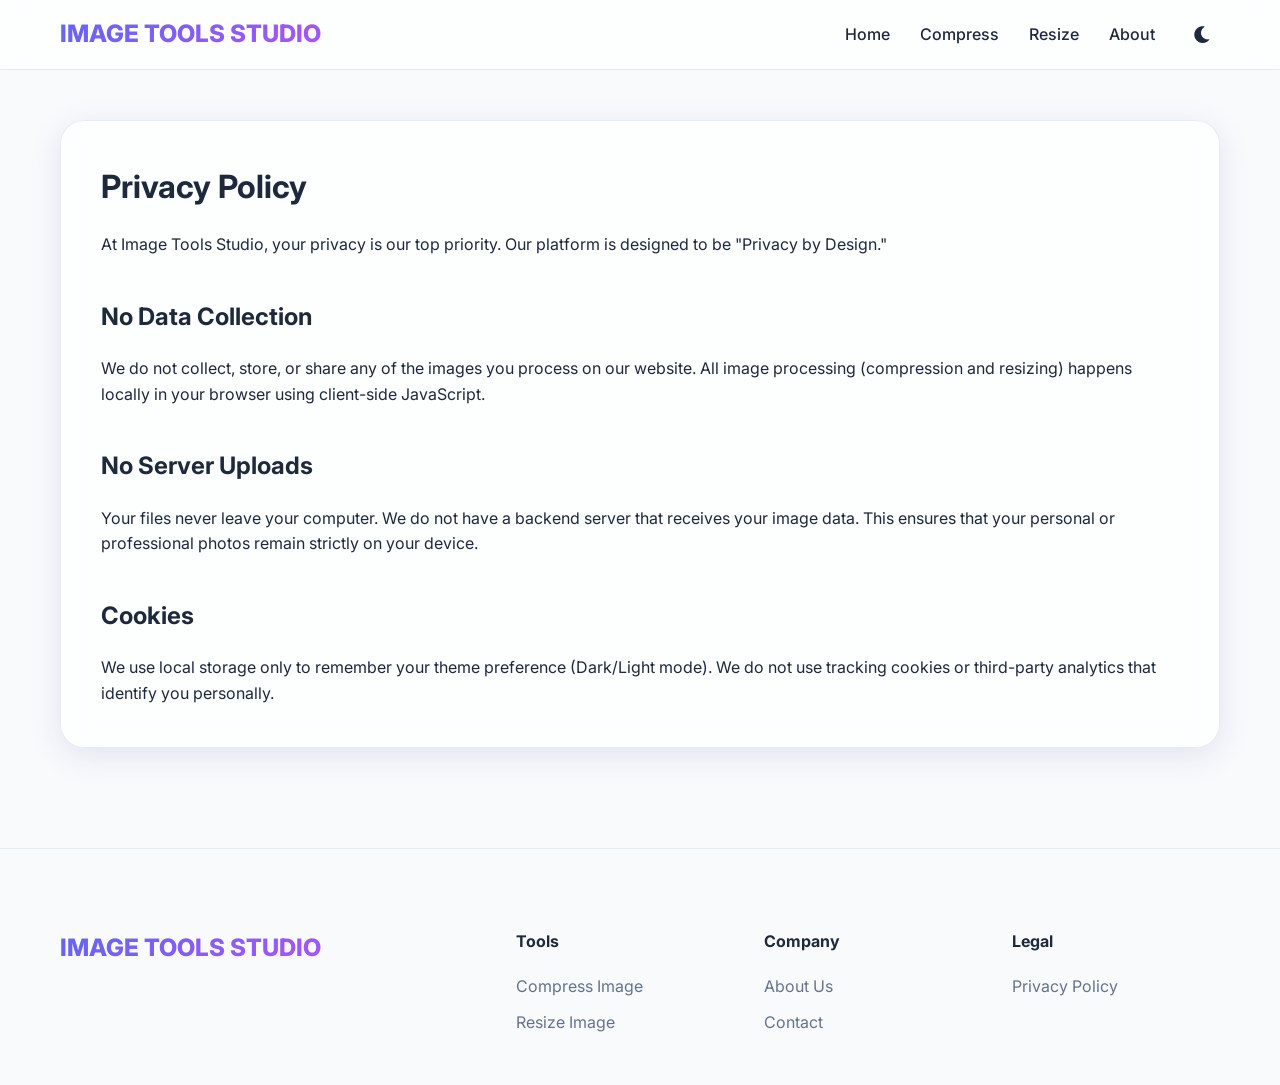
<file: privacy-policy.html>
<!DOCTYPE html>
<html lang="en">
<head>
    <meta charset="UTF-8">
    <meta name="viewport" content="width=device-width, initial-scale=1.0">
    <title>Privacy Policy - Image Tools Studio</title>
    <link rel="stylesheet" href="css/main.css">
    <link rel="stylesheet" href="https://cdnjs.cloudflare.com/ajax/libs/font-awesome/6.0.0/css/all.min.css">
    <link href="https://fonts.googleapis.com/css2?family=Inter:wght@400;500;600;700;800&display=swap" rel="stylesheet">
</head>
<body data-theme="dark">
    <nav>
        <div class="container nav-content">
            <a href="index.html" class="logo">IMAGE TOOLS STUDIO</a>
            <div class="nav-links">
                <a href="index.html">Home</a>
                <a href="compress-image.html">Compress</a>
                <a href="resize-image.html">Resize</a>
                <a href="about.html">About</a>
                <button id="themeToggle" class="theme-toggle">
                    <i class="fas fa-sun"></i>
                </button>
            </div>
        </div>
    </nav>

    <main class="container" style="padding-top: 120px;">
        <div class="glass-card">
            <h1>Privacy Policy</h1>
            <p style="margin-top: 20px;">At Image Tools Studio, your privacy is our top priority. Our platform is designed to be "Privacy by Design."</p>
            
            <h2 style="margin-top: 40px;">No Data Collection</h2>
            <p style="margin-top: 20px;">We do not collect, store, or share any of the images you process on our website. All image processing (compression and resizing) happens locally in your browser using client-side JavaScript.</p>
            
            <h2 style="margin-top: 40px;">No Server Uploads</h2>
            <p style="margin-top: 20px;">Your files never leave your computer. We do not have a backend server that receives your image data. This ensures that your personal or professional photos remain strictly on your device.</p>
            
            <h2 style="margin-top: 40px;">Cookies</h2>
            <p style="margin-top: 20px;">We use local storage only to remember your theme preference (Dark/Light mode). We do not use tracking cookies or third-party analytics that identify you personally.</p>
        </div>
    </main>

    <footer>
        <div class="container">
            <div class="footer-grid">
                <div class="footer-col">
                    <a href="index.html" class="logo">IMAGE TOOLS STUDIO</a>
                </div>
                <div class="footer-col">
                    <h4>Tools</h4>
                    <ul>
                        <li><a href="compress-image.html">Compress Image</a></li>
                        <li><a href="resize-image.html">Resize Image</a></li>
                    </ul>
                </div>
                <div class="footer-col">
                    <h4>Company</h4>
                    <ul>
                        <li><a href="about.html">About Us</a></li>
                        <li><a href="contact.html">Contact</a></li>
                    </ul>
                </div>
                <div class="footer-col">
                    <h4>Legal</h4>
                    <ul>
                        <li><a href="privacy-policy.html">Privacy Policy</a></li>
                    </ul>
                </div>
            </div>
        </div>
    </footer>
    <script src="js/app.js"></script>
</body>
</html>
</file>
<file: css/main.css>
:root {
    --primary: #6366f1;
    --primary-hover: #4f46e5;
    --bg-light: #f8fafc;
    --bg-dark: #0f172a;
    --text-light: #1e293b;
    --text-dark: #f1f5f9;
    --glass-light: rgba(255, 255, 255, 0.7);
    --glass-dark: rgba(15, 23, 42, 0.7);
    --border-light: rgba(226, 232, 240, 0.8);
    --border-dark: rgba(51, 65, 85, 0.8);
    --shadow: 0 8px 32px 0 rgba(31, 38, 135, 0.1);
    --transition: all 0.3s cubic-bezier(0.4, 0, 0.2, 1);
}

[data-theme="dark"] {
    --bg-main: var(--bg-dark);
    --text-main: var(--text-dark);
    --glass-bg: var(--glass-dark);
    --border-color: var(--border-dark);
}

[data-theme="light"] {
    --bg-main: var(--bg-light);
    --text-main: var(--text-light);
    --glass-bg: var(--glass-light);
    --border-color: var(--border-light);
}

* {
    margin: 0;
    padding: 0;
    box-sizing: border-box;
    font-family: 'Inter', -apple-system, BlinkMacSystemFont, 'Segoe UI', Roboto, sans-serif;
}

body {
    background-color: var(--bg-main);
    color: var(--text-main);
    transition: var(--transition);
    line-height: 1.6;
    overflow-x: hidden;
}

/* Layout */
.container {
    max-width: 1200px;
    margin: 0 auto;
    padding: 0 20px;
}

/* Navbar */
nav {
    position: fixed;
    top: 0;
    width: 100%;
    z-index: 1000;
    background: var(--glass-bg);
    backdrop-filter: blur(12px);
    -webkit-backdrop-filter: blur(12px);
    border-bottom: 1px solid var(--border-color);
    height: 70px;
    display: flex;
    align-items: center;
}

.nav-content {
    display: flex;
    justify-content: space-between;
    align-items: center;
    width: 100%;
}

.logo {
    font-size: 1.5rem;
    font-weight: 800;
    background: linear-gradient(135deg, #6366f1 0%, #a855f7 100%);
    -webkit-background-clip: text;
    -webkit-text-fill-color: transparent;
    text-decoration: none;
}

.nav-links {
    display: flex;
    gap: 30px;
    align-items: center;
}

.nav-links a {
    text-decoration: none;
    color: var(--text-main);
    font-weight: 500;
    transition: var(--transition);
}

.nav-links a:hover {
    color: var(--primary);
}

.theme-toggle {
    background: none;
    border: none;
    cursor: pointer;
    color: var(--text-main);
    font-size: 1.2rem;
    padding: 8px;
    border-radius: 50%;
    transition: var(--transition);
    display: flex;
    align-items: center;
    justify-content: center;
}

.theme-toggle:hover {
    background: var(--border-color);
}

/* Hero Section */
.hero {
    padding: 160px 0 100px;
    text-align: center;
    background: radial-gradient(circle at top right, rgba(99, 102, 241, 0.1), transparent),
                radial-gradient(circle at bottom left, rgba(168, 85, 247, 0.1), transparent);
}

.hero h1 {
    font-size: 4rem;
    font-weight: 800;
    margin-bottom: 20px;
    letter-spacing: -0.02em;
}

.hero p {
    font-size: 1.25rem;
    color: #64748b;
    max-width: 600px;
    margin: 0 auto 40px;
}

.btn {
    display: inline-block;
    padding: 12px 32px;
    border-radius: 12px;
    font-weight: 600;
    text-decoration: none;
    transition: var(--transition);
    cursor: pointer;
    border: none;
}

.btn-primary {
    background: var(--primary);
    color: white;
}

.btn-primary:hover {
    background: var(--primary-hover);
    transform: translateY(-2px);
    box-shadow: 0 10px 20px -10px var(--primary);
}

/* Glass Card */
.glass-card {
    background: var(--glass-bg);
    backdrop-filter: blur(12px);
    -webkit-backdrop-filter: blur(12px);
    border: 1px solid var(--border-color);
    border-radius: 24px;
    padding: 40px;
    box-shadow: var(--shadow);
}

/* Tools Grid */
.tools-grid {
    display: grid;
    grid-template-columns: repeat(auto-fit, minmax(300px, 1fr));
    gap: 30px;
    margin: 60px 0;
}

.tool-card {
    padding: 30px;
    text-align: center;
    text-decoration: none;
    color: var(--text-main);
    transition: var(--transition);
}

.tool-card:hover {
    transform: translateY(-10px);
}

.tool-icon {
    font-size: 3rem;
    margin-bottom: 20px;
    display: block;
}

/* Tool Workspace */
.workspace {
    max-width: 800px;
    margin: 40px auto;
}

.upload-area {
    border: 2px dashed var(--border-color);
    border-radius: 20px;
    padding: 60px;
    text-align: center;
    cursor: pointer;
    transition: var(--transition);
}

.upload-area:hover, .upload-area.dragover {
    border-color: var(--primary);
    background: rgba(99, 102, 241, 0.05);
}

.preview-container {
    display: grid;
    grid-template-columns: 1fr 1fr;
    gap: 20px;
    margin-top: 30px;
}

.preview-box {
    text-align: center;
}

.preview-box img {
    max-width: 100%;
    border-radius: 12px;
    margin-bottom: 10px;
}

.controls {
    margin-top: 30px;
    display: flex;
    flex-direction: column;
    gap: 20px;
}

.control-group {
    display: flex;
    flex-direction: column;
    gap: 8px;
}

input[type="range"], input[type="number"] {
    width: 100%;
    padding: 10px;
    border-radius: 8px;
    border: 1px solid var(--border-color);
    background: transparent;
    color: var(--text-main);
}

/* Ad Blocks */
.ad-block {
    background: var(--border-color);
    display: flex;
    align-items: center;
    justify-content: center;
    margin: 20px auto;
    color: #64748b;
    font-size: 0.8rem;
    text-transform: uppercase;
    letter-spacing: 1px;
    overflow: hidden;
}

.header-ad { width: 728px; height: 90px; }
.content-ad { width: 336px; height: 280px; }
.footer-ad { width: 728px; height: 90px; }

/* Footer */
footer {
    padding: 80px 0 40px;
    border-top: 1px solid var(--border-color);
    margin-top: 100px;
}

.footer-grid {
    display: grid;
    grid-template-columns: 2fr 1fr 1fr 1fr;
    gap: 40px;
}

.footer-col h4 {
    margin-bottom: 20px;
}

.footer-col ul {
    list-style: none;
}

.footer-col ul li {
    margin-bottom: 10px;
}

.footer-col a {
    text-decoration: none;
    color: #64748b;
    transition: var(--transition);
}

.footer-col a:hover {
    color: var(--primary);
}

.footer-bottom {
    margin-top: 60px;
    padding-top: 20px;
    border-top: 1px solid var(--border-color);
    text-align: center;
    color: #64748b;
    font-size: 0.9rem;
}

/* Responsive */
@media (max-width: 1024px) {
    .hero h1 { font-size: 3rem; }
    .header-ad, .footer-ad { width: 100%; max-width: 728px; }
}

@media (max-width: 768px) {
    .nav-links { display: none; }
    .footer-grid { grid-template-columns: 1fr 1fr; }
    .preview-container { grid-template-columns: 1fr; }
    .hero h1 { font-size: 2.5rem; }
}

@media (max-width: 480px) {
    .footer-grid { grid-template-columns: 1fr; }
    .hero { padding: 120px 0 60px; }
}
</file>
